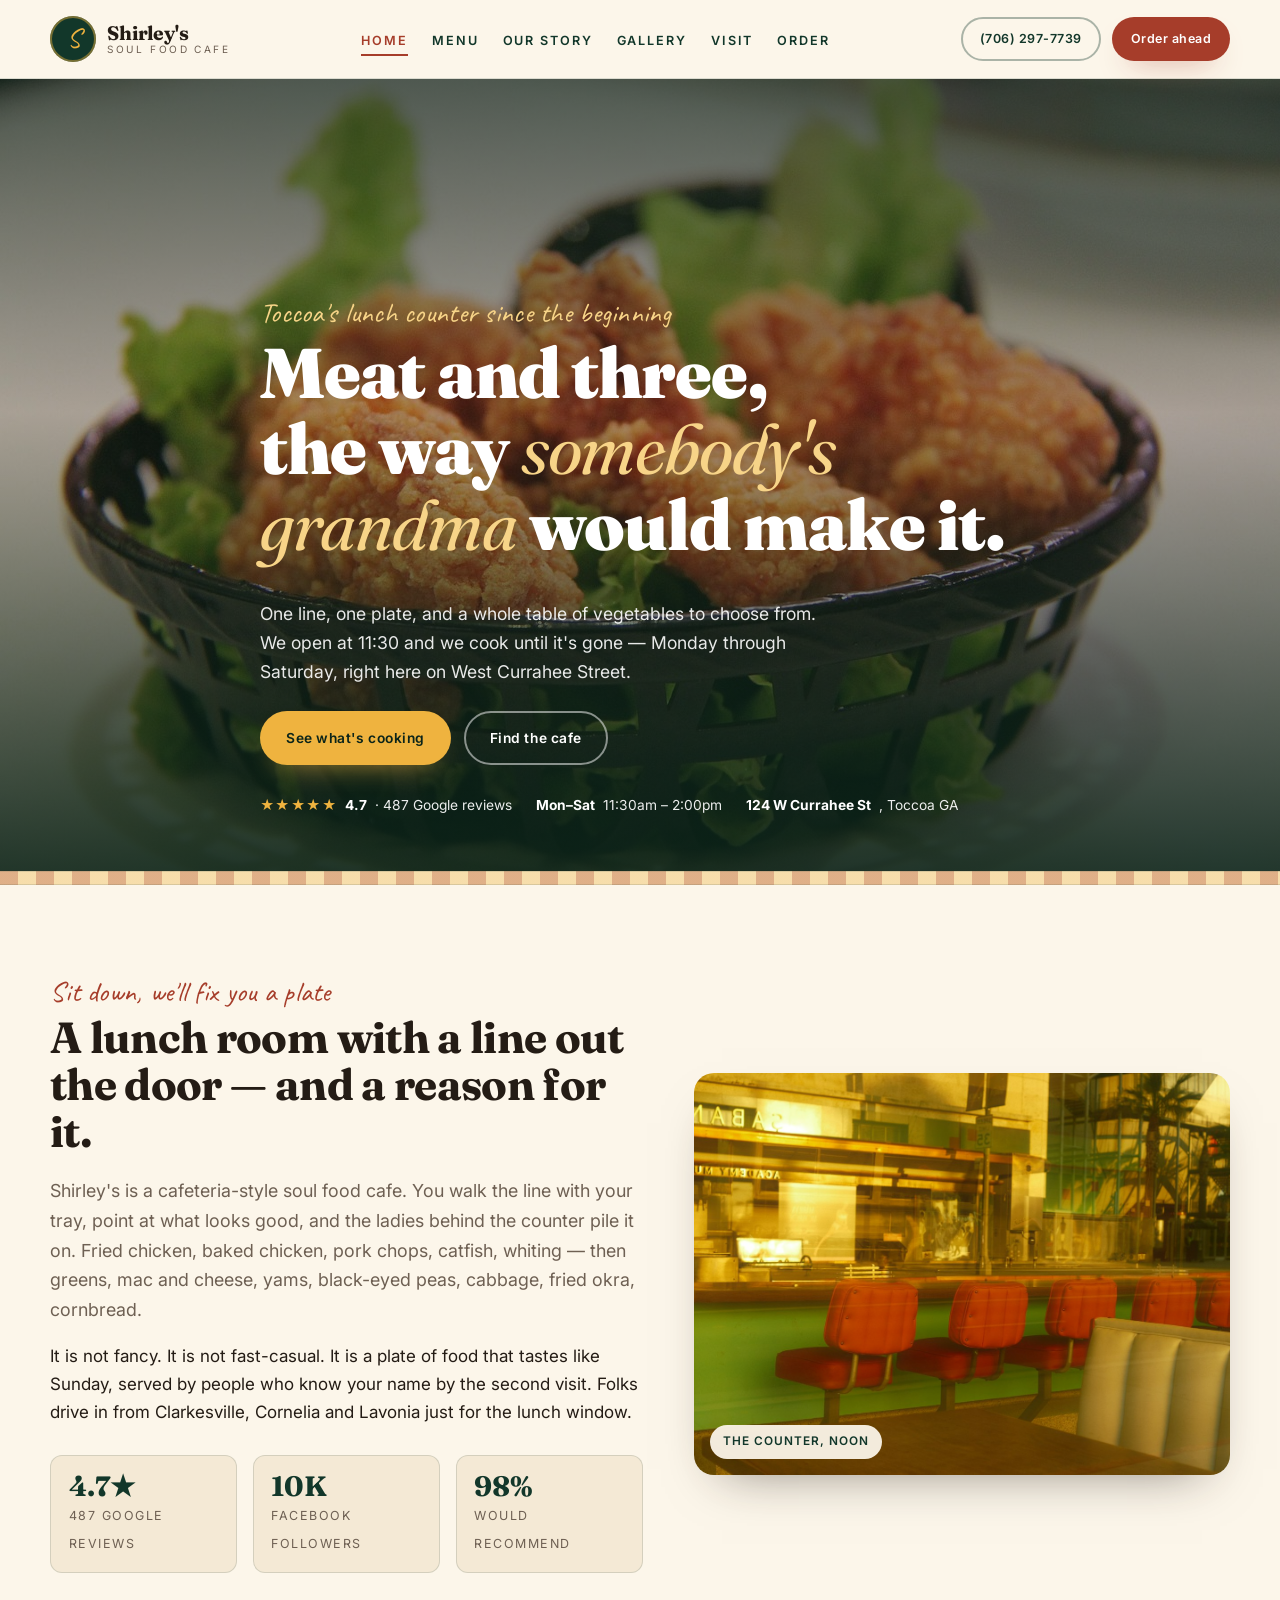
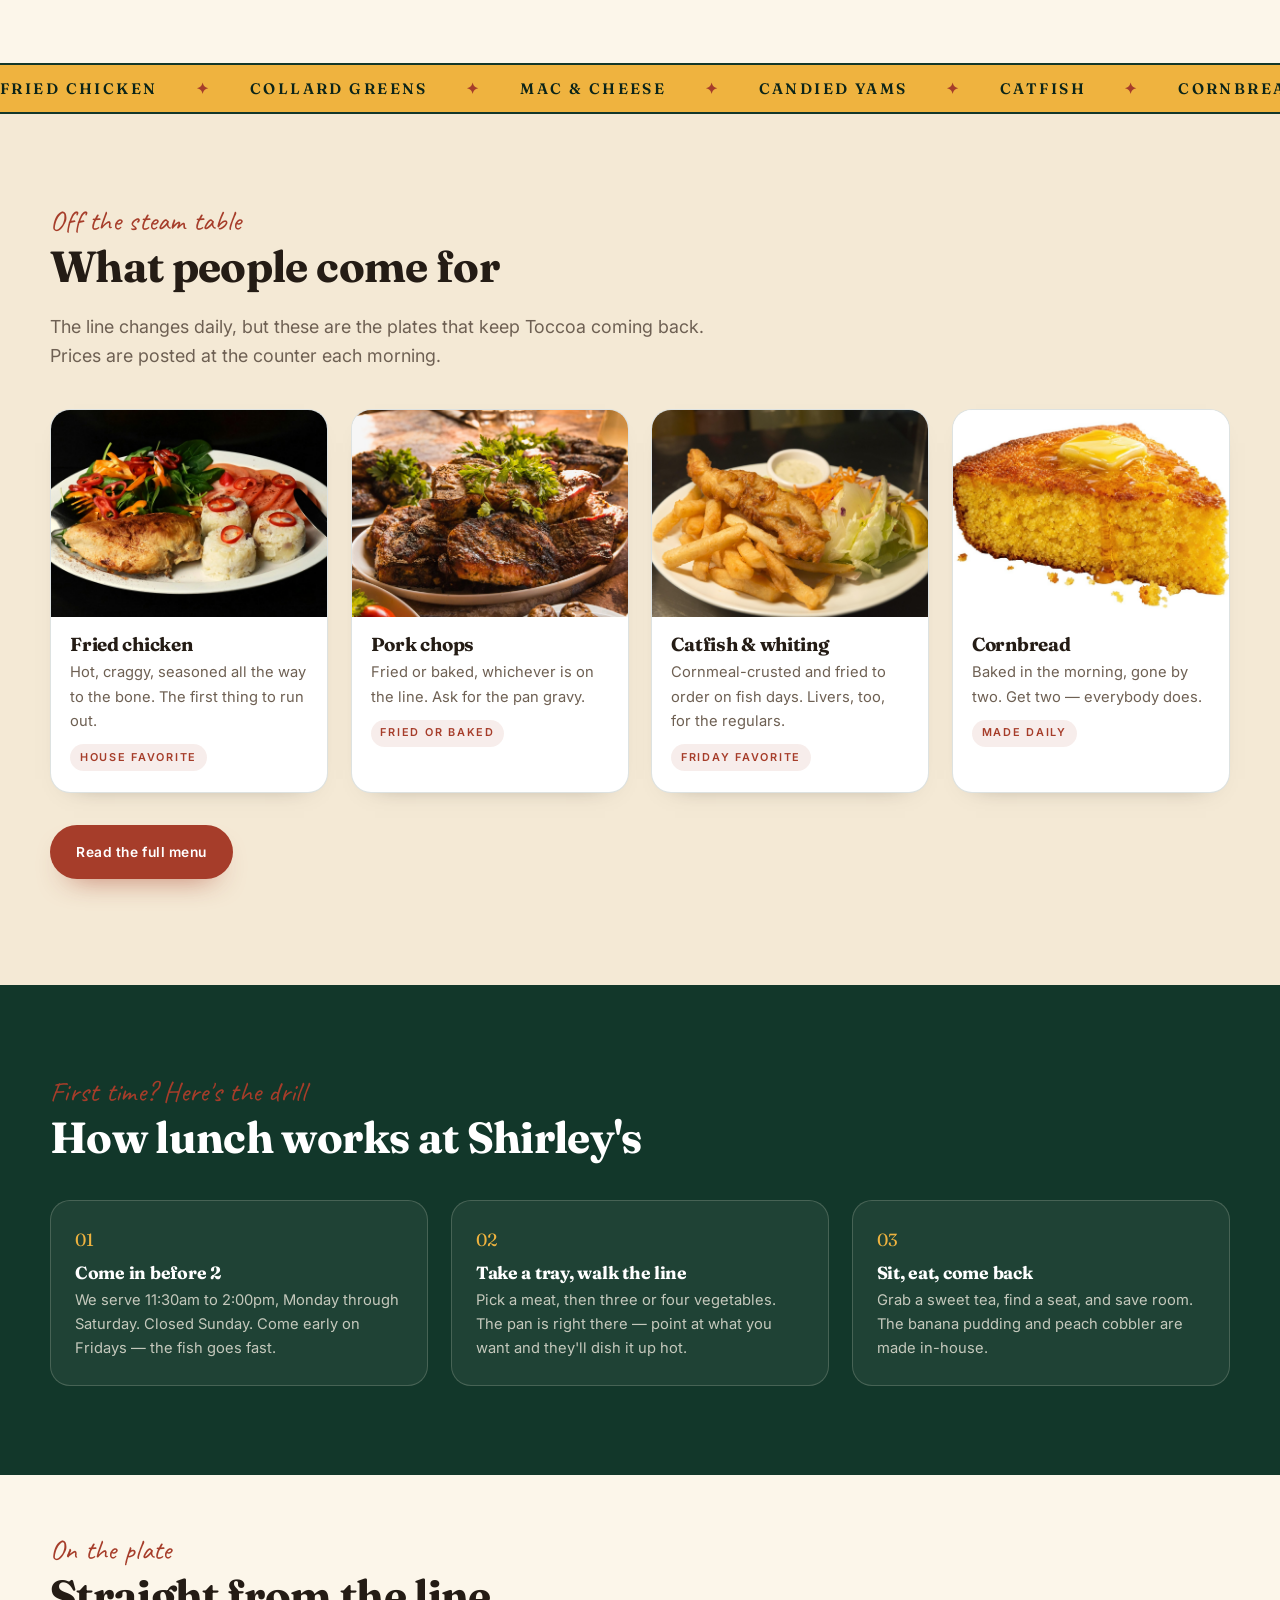
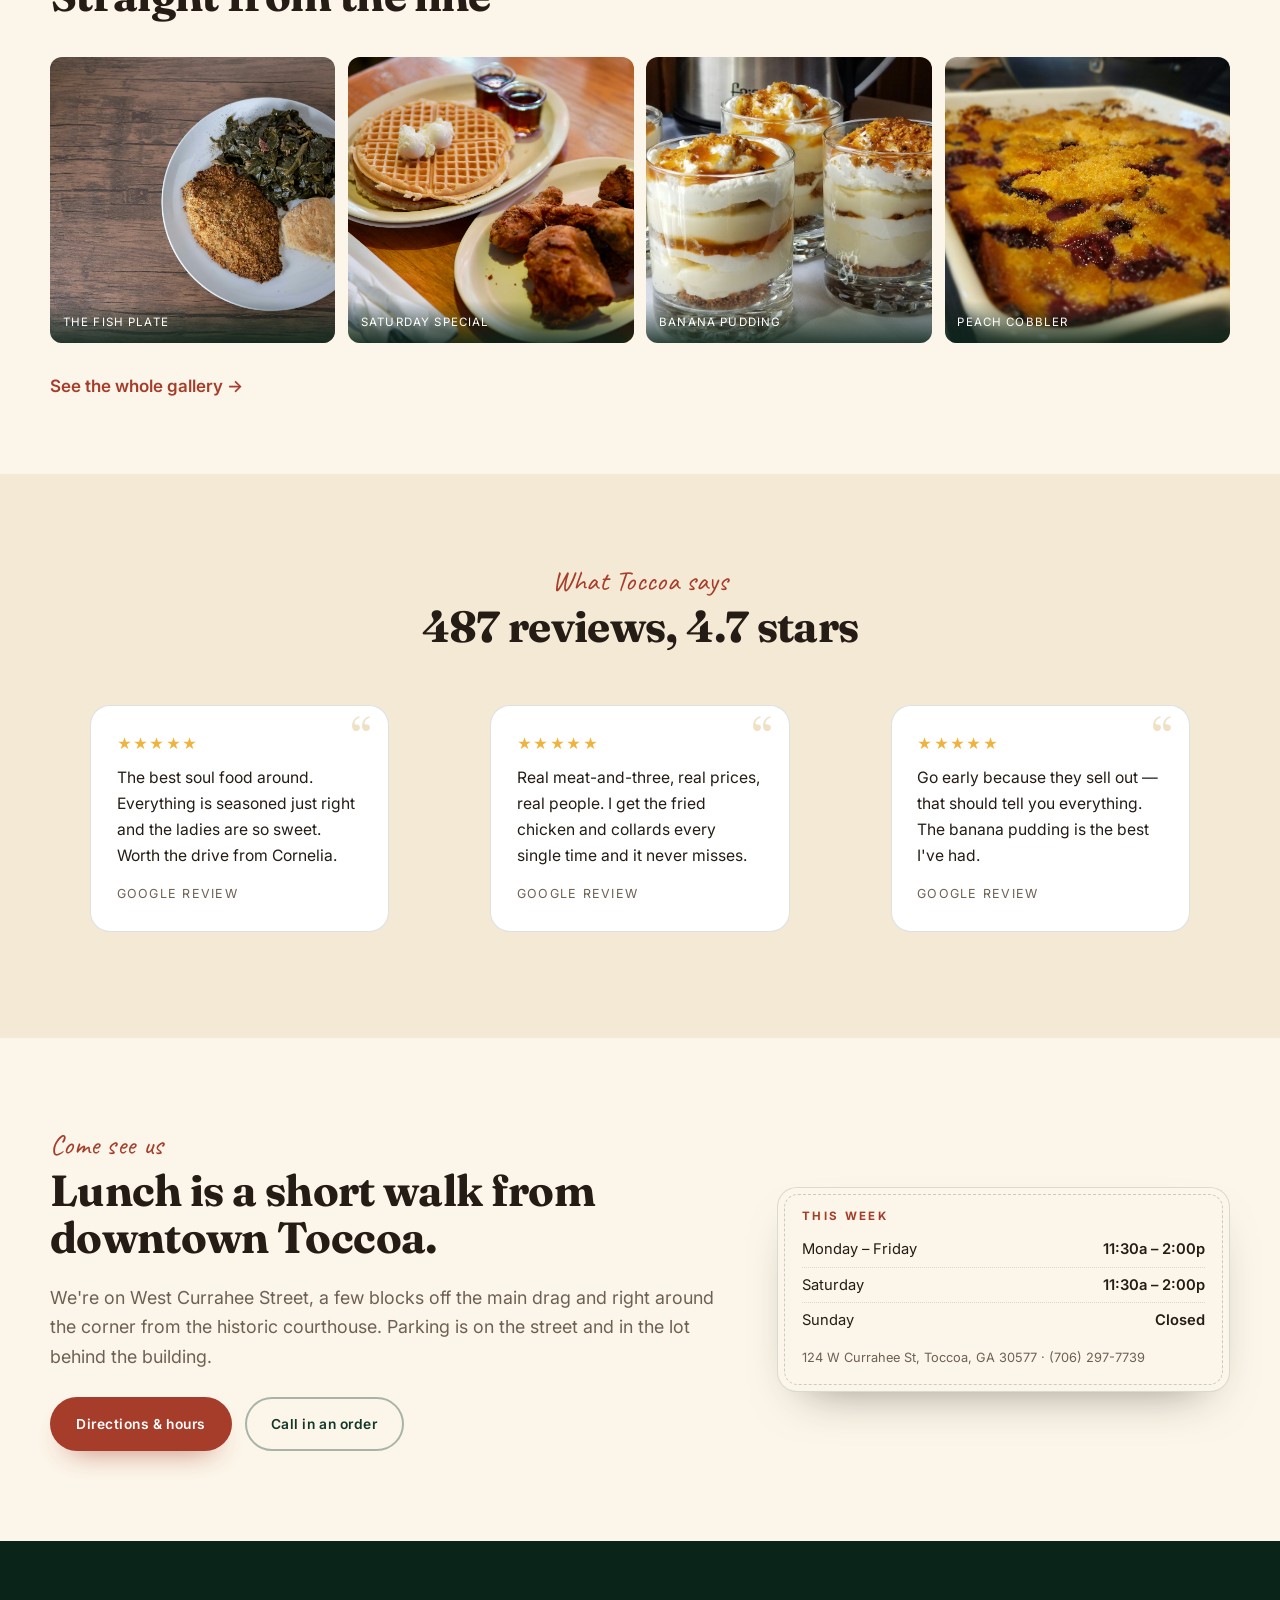
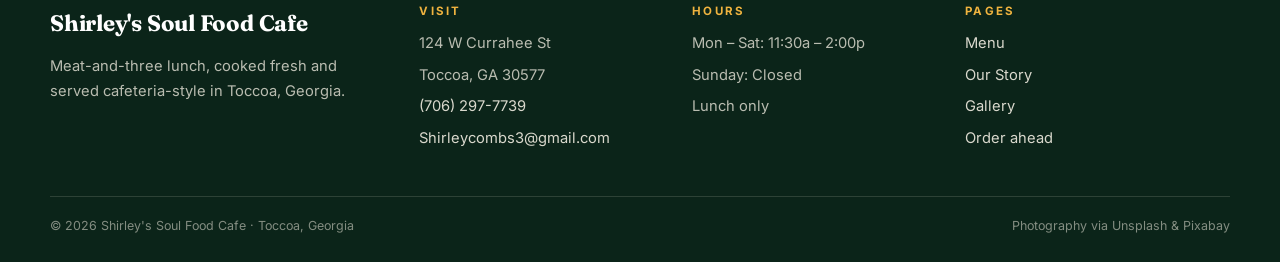
<file: index.html>
<!DOCTYPE html>
<html lang="en">
<head>
<meta charset="utf-8">
<meta name="viewport" content="width=device-width, initial-scale=1">
<title>Shirley's Soul Food Cafe — Meat &amp; Three Lunch in Toccoa, GA</title>
<meta name="description" content="Shirley's Soul Food Cafe on W Currahee St in Toccoa, Georgia. Fried chicken, pork chops, catfish and fresh vegetables, served cafeteria-style Monday through Saturday, 11:30am to 2:00pm.">
<link rel="stylesheet" href="styles.css">
<link rel="stylesheet" href="pages.css">
<link rel="preconnect" href="https://fonts.googleapis.com">
<link rel="preconnect" href="https://fonts.gstatic.com" crossorigin>
</head>
<body>

<header class="site-head" id="head">
  <div class="wrap nav">
    <a class="brand" href="index.html">
      <span class="brand-mark">S</span>
      <span class="brand-txt">
        <span class="brand-name">Shirley's</span>
        <span class="brand-sub">Soul Food Cafe</span>
      </span>
    </a>
    <ul class="nav-links">
      <li><a href="index.html" aria-current="page">Home</a></li>
      <li><a href="menu.html">Menu</a></li>
      <li><a href="story.html">Our Story</a></li>
      <li><a href="gallery.html">Gallery</a></li>
      <li><a href="visit.html">Visit</a></li>
      <li><a href="order.html">Order</a></li>
    </ul>
    <div class="nav-cta">
      <a class="btn btn-ghost btn-sm" href="tel:+17062977739">(706) 297-7739</a>
      <a class="btn btn-primary btn-sm" href="order.html">Order ahead</a>
      <button class="nav-toggle" id="navToggle" aria-label="Open menu" aria-expanded="false">
        <span></span><span></span><span></span>
      </button>
    </div>
  </div>
</header>

<!-- HERO -->
<section class="hero">
  <div class="hero-bg"><img src="images/hero.jpg" alt="A basket of fresh fried chicken"></div>
  <div class="wrap hero-inner">
    <span class="script">Toccoa's lunch counter since the beginning</span>
    <h1>Meat and three, the way <em>somebody's grandma</em> would make it.</h1>
    <p>One line, one plate, and a whole table of vegetables to choose from. We open at 11:30 and we cook until it's gone — Monday through Saturday, right here on West Currahee Street.</p>
    <div class="hero-actions">
      <a class="btn btn-butter" href="menu.html">See what's cooking</a>
      <a class="btn btn-ghost" style="color:#fff;border-color:rgba(255,255,255,.5)" href="visit.html">Find the cafe</a>
    </div>
    <ul class="hero-facts">
      <li><span class="stars">★★★★★</span> <b>4.7</b> · 487 Google reviews</li>
      <li><b>Mon–Sat</b> 11:30am – 2:00pm</li>
      <li><b>124 W Currahee St</b>, Toccoa GA</li>
    </ul>
  </div>
</section>
<div class="gingham"></div>

<!-- INTRO -->
<section class="sec">
  <div class="wrap split">
    <div class="reveal">
      <span class="script">Sit down, we'll fix you a plate</span>
      <h2>A lunch room with a line out the door — and a reason for it.</h2>
      <p class="lede">Shirley's is a cafeteria-style soul food cafe. You walk the line with your tray, point at what looks good, and the ladies behind the counter pile it on. Fried chicken, baked chicken, pork chops, catfish, whiting — then greens, mac and cheese, yams, black-eyed peas, cabbage, fried okra, cornbread.</p>
      <p>It is not fancy. It is not fast-casual. It is a plate of food that tastes like Sunday, served by people who know your name by the second visit. Folks drive in from Clarkesville, Cornelia and Lavonia just for the lunch window.</p>
      <ul class="stats">
        <li><b>4.7★</b><span>487 Google reviews</span></li>
        <li><b>10K</b><span>Facebook followers</span></li>
        <li><b>98%</b><span>Would recommend</span></li>
      </ul>
    </div>
    <div class="frame reveal">
      <img src="images/interior.jpg" alt="The lunch counter and stools inside the cafe">
      <span class="frame-cap">The counter, noon</span>
    </div>
  </div>
</section>

<!-- MARQUEE -->
<div class="marquee" aria-hidden="true">
  <div class="marquee-track">
    <span>Fried chicken</span><span>Collard greens</span><span>Mac &amp; cheese</span><span>Candied yams</span><span>Catfish</span><span>Cornbread</span><span>Banana pudding</span><span>Peach cobbler</span>
    <span>Fried chicken</span><span>Collard greens</span><span>Mac &amp; cheese</span><span>Candied yams</span><span>Catfish</span><span>Cornbread</span><span>Banana pudding</span><span>Peach cobbler</span>
  </div>
</div>

<!-- DISHES -->
<section class="sec band-2">
  <div class="wrap">
    <div class="sec-head reveal">
      <span class="script">Off the steam table</span>
      <h2>What people come for</h2>
      <p class="lede">The line changes daily, but these are the plates that keep Toccoa coming back. Prices are posted at the counter each morning.</p>
    </div>
    <div class="dishes">
      <article class="dish reveal">
        <img src="images/chicken.jpg" alt="Fried chicken with mashed potatoes and vegetables">
        <div class="dish-body">
          <h3>Fried chicken</h3>
          <p>Hot, craggy, seasoned all the way to the bone. The first thing to run out.</p>
          <span class="tag">House favorite</span>
        </div>
      </article>
      <article class="dish reveal">
        <img src="images/porkchops.jpg" alt="A platter of seasoned pork chops">
        <div class="dish-body">
          <h3>Pork chops</h3>
          <p>Fried or baked, whichever is on the line. Ask for the pan gravy.</p>
          <span class="tag">Fried or baked</span>
        </div>
      </article>
      <article class="dish reveal">
        <img src="images/catfish.jpg" alt="Golden fried fish with a side">
        <div class="dish-body">
          <h3>Catfish &amp; whiting</h3>
          <p>Cornmeal-crusted and fried to order on fish days. Livers, too, for the regulars.</p>
          <span class="tag">Friday favorite</span>
        </div>
      </article>
      <article class="dish reveal">
        <img src="images/cornbread.jpg" alt="Warm cornbread with butter and honey">
        <div class="dish-body">
          <h3>Cornbread</h3>
          <p>Baked in the morning, gone by two. Get two — everybody does.</p>
          <span class="tag">Made daily</span>
        </div>
      </article>
    </div>
    <p style="margin-top:2rem"><a class="btn btn-primary" href="menu.html">Read the full menu</a></p>
  </div>
</section>

<!-- HOW LUNCH WORKS -->
<section class="sec band">
  <div class="wrap">
    <div class="sec-head reveal">
      <span class="script">First time? Here's the drill</span>
      <h2>How lunch works at Shirley's</h2>
    </div>
    <ol class="steps">
      <li class="reveal">
        <h3>Come in before 2</h3>
        <p>We serve 11:30am to 2:00pm, Monday through Saturday. Closed Sunday. Come early on Fridays — the fish goes fast.</p>
      </li>
      <li class="reveal">
        <h3>Take a tray, walk the line</h3>
        <p>Pick a meat, then three or four vegetables. The pan is right there — point at what you want and they'll dish it up hot.</p>
      </li>
      <li class="reveal">
        <h3>Sit, eat, come back</h3>
        <p>Grab a sweet tea, find a seat, and save room. The banana pudding and peach cobbler are made in-house.</p>
      </li>
    </ol>
  </div>
</section>

<!-- STRIP -->
<section class="sec-tight">
  <div class="wrap">
    <div class="sec-head reveal">
      <span class="script">On the plate</span>
      <h2>Straight from the line</h2>
    </div>
    <div class="strip">
      <figure class="reveal"><img src="images/plate.jpg" alt="Fried fish plate with collard greens and cornbread"><figcaption>The fish plate</figcaption></figure>
      <figure class="reveal"><img src="images/table.jpg" alt="Chicken and waffles on a diner table"><figcaption>Saturday special</figcaption></figure>
      <figure class="reveal"><img src="images/pudding.jpg" alt="Banana pudding in glass cups"><figcaption>Banana pudding</figcaption></figure>
      <figure class="reveal"><img src="images/cobbler.jpg" alt="Peach cobbler in a baking dish"><figcaption>Peach cobbler</figcaption></figure>
    </div>
    <p style="margin-top:1.8rem"><a class="map-link" href="gallery.html">See the whole gallery →</a></p>
  </div>
</section>

<!-- REVIEWS -->
<section class="sec band-2">
  <div class="wrap">
    <div class="sec-head center reveal">
      <span class="script">What Toccoa says</span>
      <h2>487 reviews, 4.7 stars</h2>
    </div>
    <div class="quotes">
      <blockquote class="quote reveal">
        <span class="stars">★★★★★</span>
        <p>The best soul food around. Everything is seasoned just right and the ladies are so sweet. Worth the drive from Cornelia.</p>
        <footer>Google review</footer>
      </blockquote>
      <blockquote class="quote reveal">
        <span class="stars">★★★★★</span>
        <p>Real meat-and-three, real prices, real people. I get the fried chicken and collards every single time and it never misses.</p>
        <footer>Google review</footer>
      </blockquote>
      <blockquote class="quote reveal">
        <span class="stars">★★★★★</span>
        <p>Go early because they sell out — that should tell you everything. The banana pudding is the best I've had.</p>
        <footer>Google review</footer>
      </blockquote>
    </div>
  </div>
</section>

<!-- VISIT -->
<section class="sec">
  <div class="wrap cta-band">
    <div class="reveal">
      <span class="script">Come see us</span>
      <h2>Lunch is a short walk from downtown Toccoa.</h2>
      <p class="lede">We're on West Currahee Street, a few blocks off the main drag and right around the corner from the historic courthouse. Parking is on the street and in the lot behind the building.</p>
      <div class="hero-actions" style="margin-bottom:0">
        <a class="btn btn-primary" href="visit.html">Directions &amp; hours</a>
        <a class="btn btn-ghost" href="order.html">Call in an order</a>
      </div>
    </div>
    <aside class="ticket reveal">
      <h4>This week</h4>
      <div class="row"><span>Monday – Friday</span><b>11:30a – 2:00p</b></div>
      <div class="row"><span>Saturday</span><b>11:30a – 2:00p</b></div>
      <div class="row"><span>Sunday</span><b>Closed</b></div>
      <p class="ticket-note">124 W Currahee St, Toccoa, GA 30577 · (706) 297-7739</p>
    </aside>
  </div>
</section>

<footer class="site-foot">
  <div class="wrap">
    <div class="foot-grid">
      <div class="foot-brand">
        <span class="brand-name">Shirley's Soul Food Cafe</span>
        <p style="margin-top:.8rem">Meat-and-three lunch, cooked fresh and served cafeteria-style in Toccoa, Georgia.</p>
      </div>
      <div>
        <h4>Visit</h4>
        <ul>
          <li>124 W Currahee St</li>
          <li>Toccoa, GA 30577</li>
          <li><a href="tel:+17062977739">(706) 297-7739</a></li>
          <li><a href="mailto:Shirleycombs3@gmail.com">Shirleycombs3@gmail.com</a></li>
        </ul>
      </div>
      <div>
        <h4>Hours</h4>
        <ul>
          <li>Mon – Sat: 11:30a – 2:00p</li>
          <li>Sunday: Closed</li>
          <li>Lunch only</li>
        </ul>
      </div>
      <div>
        <h4>Pages</h4>
        <ul>
          <li><a href="menu.html">Menu</a></li>
          <li><a href="story.html">Our Story</a></li>
          <li><a href="gallery.html">Gallery</a></li>
          <li><a href="order.html">Order ahead</a></li>
        </ul>
      </div>
    </div>
    <div class="foot-bottom">
      <span>© <span id="year">2026</span> Shirley's Soul Food Cafe · Toccoa, Georgia</span>
      <span>Photography via Unsplash &amp; Pixabay</span>
    </div>
  </div>
</footer>

<script src="script.js"></script>
</body>
</html>
</file>
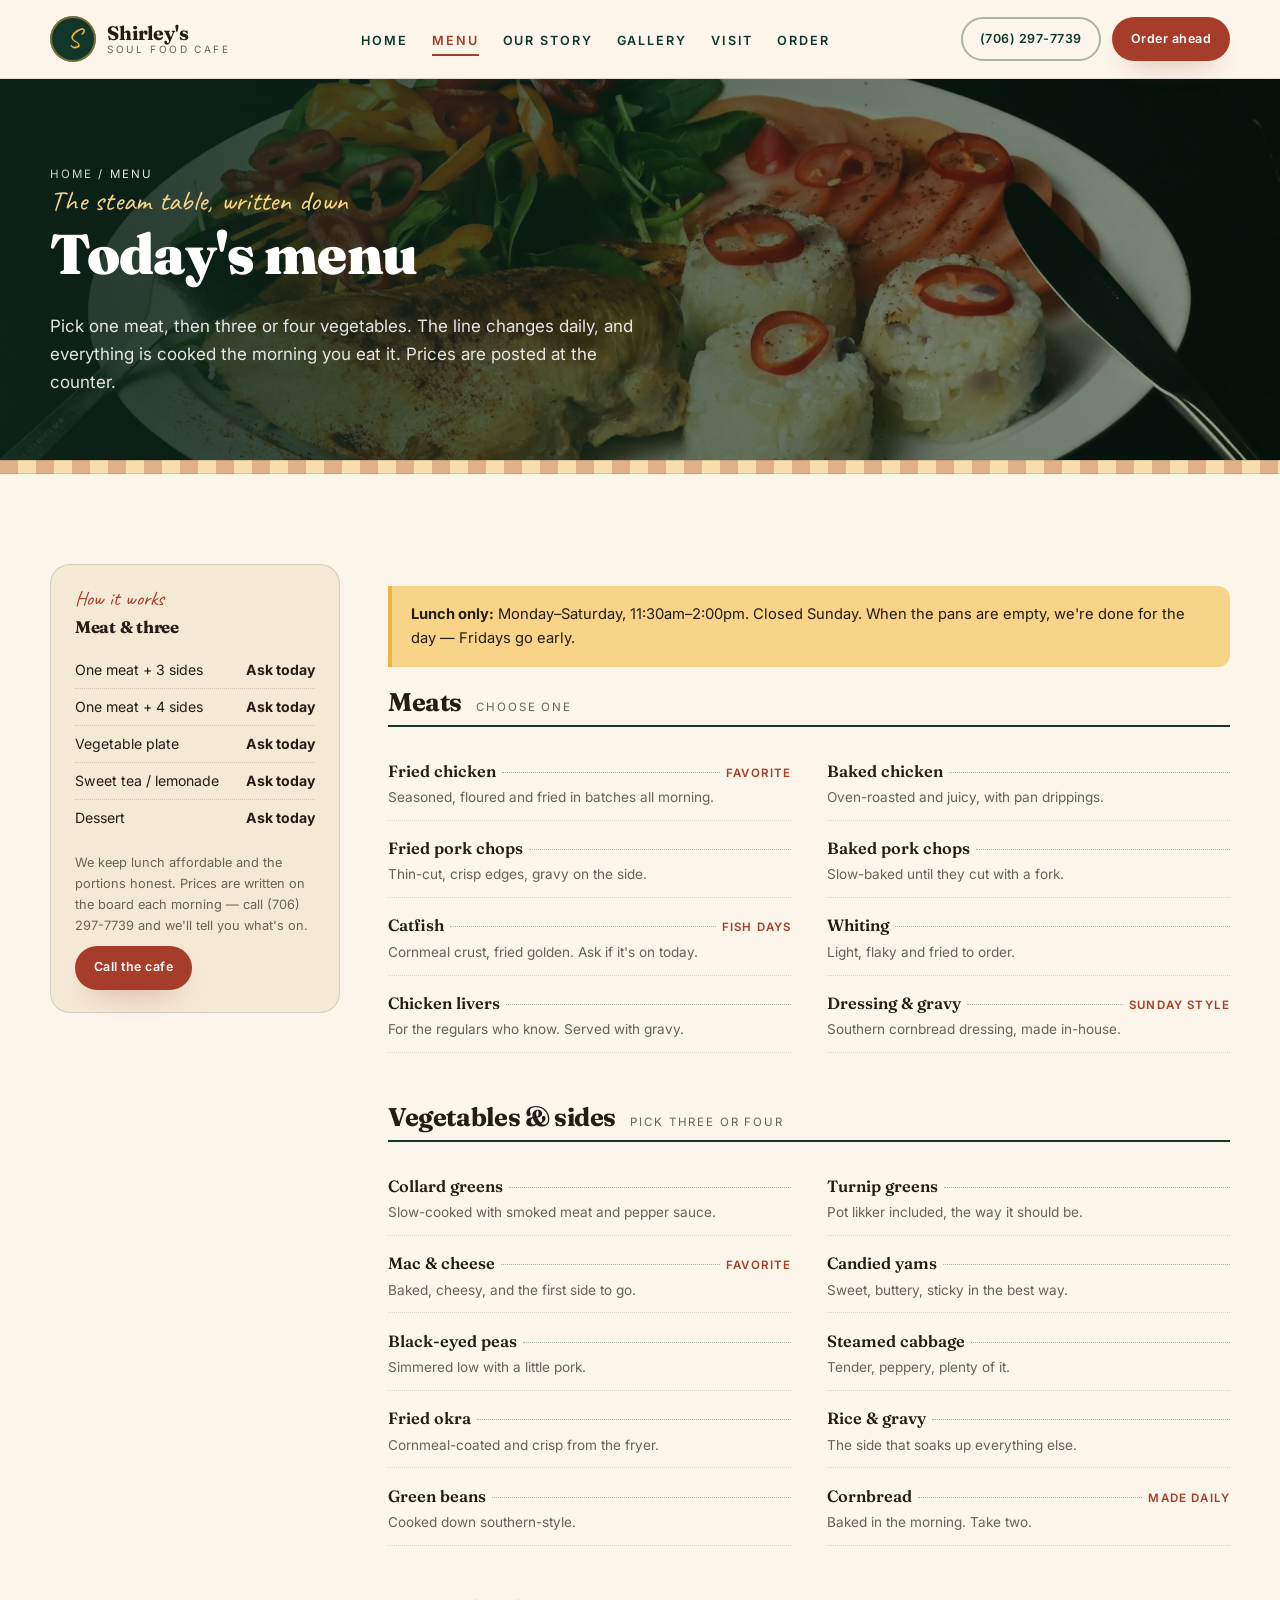
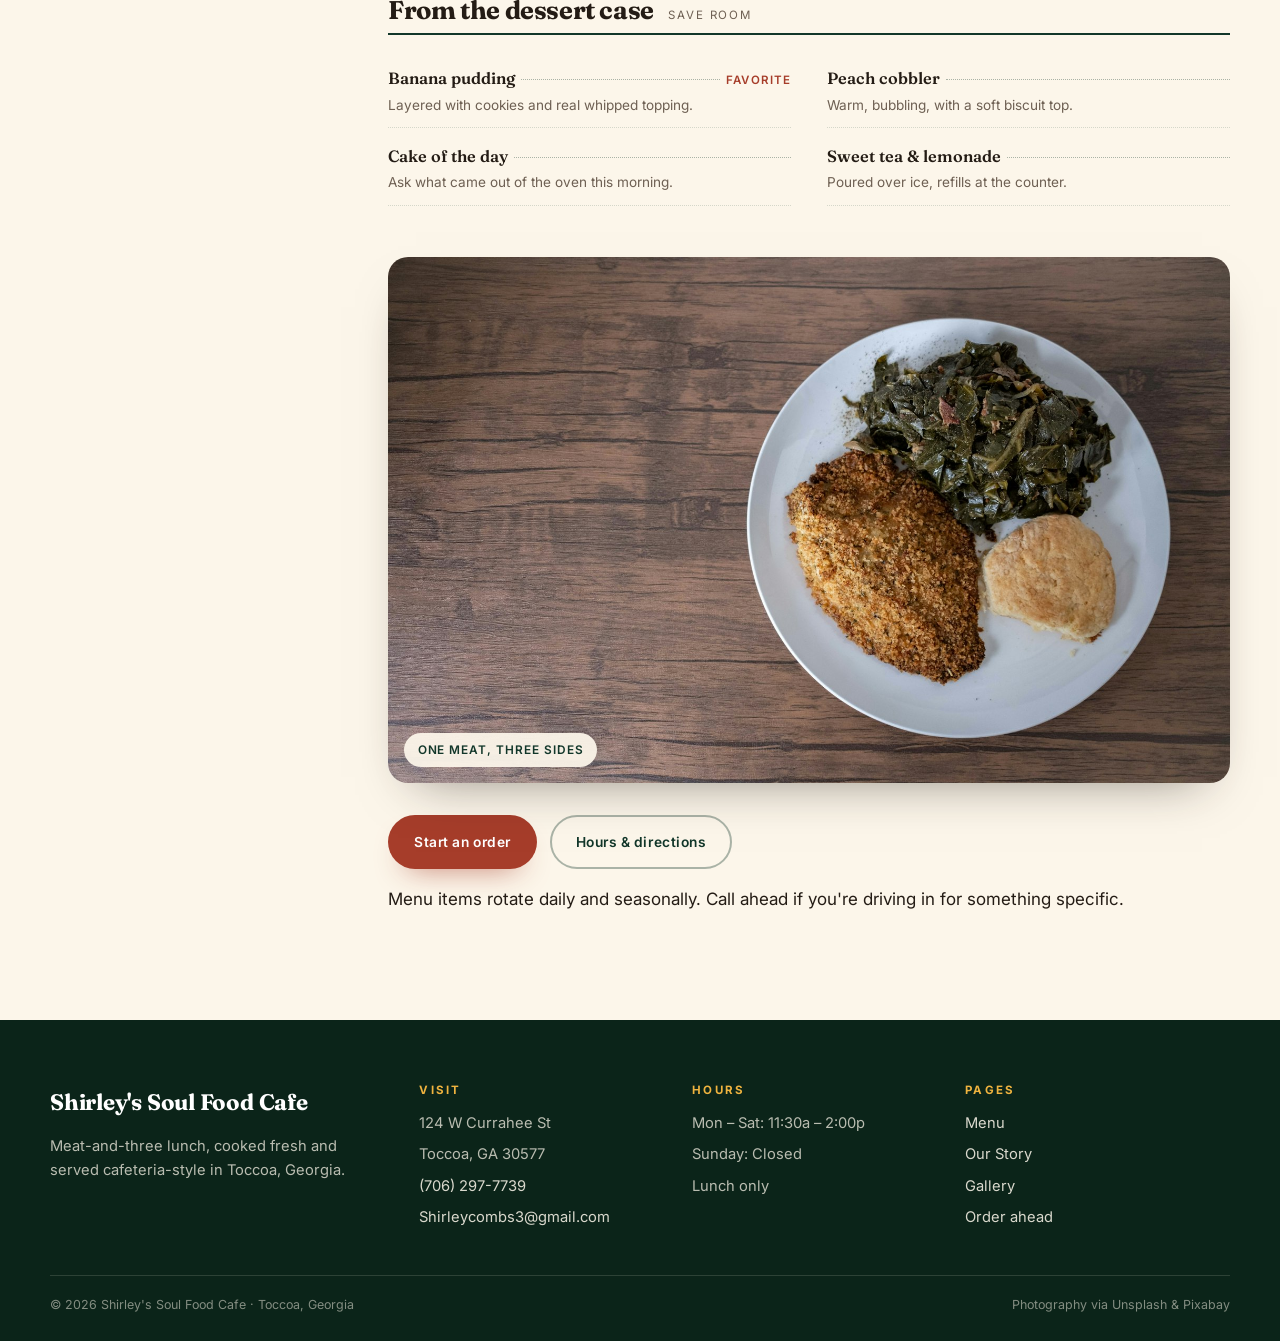
<file: menu.html>
<!DOCTYPE html>
<html lang="en">
<head>
<meta charset="utf-8">
<meta name="viewport" content="width=device-width, initial-scale=1">
<title>Menu — Shirley's Soul Food Cafe, Toccoa GA</title>
<meta name="description" content="The meat-and-three menu at Shirley's Soul Food Cafe: fried and baked chicken, pork chops, catfish, whiting, collard greens, mac and cheese, candied yams, cornbread, banana pudding and peach cobbler.">
<link rel="stylesheet" href="styles.css">
<link rel="stylesheet" href="pages.css">
</head>
<body>

<header class="site-head" id="head">
  <div class="wrap nav">
    <a class="brand" href="index.html">
      <span class="brand-mark">S</span>
      <span class="brand-txt"><span class="brand-name">Shirley's</span><span class="brand-sub">Soul Food Cafe</span></span>
    </a>
    <ul class="nav-links">
      <li><a href="index.html">Home</a></li>
      <li><a href="menu.html" aria-current="page">Menu</a></li>
      <li><a href="story.html">Our Story</a></li>
      <li><a href="gallery.html">Gallery</a></li>
      <li><a href="visit.html">Visit</a></li>
      <li><a href="order.html">Order</a></li>
    </ul>
    <div class="nav-cta">
      <a class="btn btn-ghost btn-sm" href="tel:+17062977739">(706) 297-7739</a>
      <a class="btn btn-primary btn-sm" href="order.html">Order ahead</a>
      <button class="nav-toggle" id="navToggle" aria-label="Open menu" aria-expanded="false"><span></span><span></span><span></span></button>
    </div>
  </div>
</header>

<section class="page-hero">
  <div class="bg"><img src="images/chicken.jpg" alt="Fried chicken plated with sides"></div>
  <div class="wrap">
    <p class="crumb"><a href="index.html">Home</a> / Menu</p>
    <span class="script">The steam table, written down</span>
    <h1>Today's menu</h1>
    <p>Pick one meat, then three or four vegetables. The line changes daily, and everything is cooked the morning you eat it. Prices are posted at the counter.</p>
  </div>
</section>
<div class="gingham"></div>

<section class="sec">
  <div class="wrap menu-layout">
    <aside class="menu-aside reveal">
      <span class="script">How it works</span>
      <h3>Meat &amp; three</h3>
      <ul>
        <li><span>One meat + 3 sides</span><b>Ask today</b></li>
        <li><span>One meat + 4 sides</span><b>Ask today</b></li>
        <li><span>Vegetable plate</span><b>Ask today</b></li>
        <li><span>Sweet tea / lemonade</span><b>Ask today</b></li>
        <li><span>Dessert</span><b>Ask today</b></li>
      </ul>
      <p class="note">We keep lunch affordable and the portions honest. Prices are written on the board each morning — call (706) 297-7739 and we'll tell you what's on.</p>
      <a class="btn btn-primary btn-sm" style="margin-top:.6rem" href="tel:+17062977739">Call the cafe</a>
    </aside>

    <div>
      <div class="menu-note reveal">
        <strong>Lunch only:</strong> Monday–Saturday, 11:30am–2:00pm. Closed Sunday. When the pans are empty, we're done for the day — Fridays go early.
      </div>

      <div class="menu-group reveal">
        <div class="menu-group-head"><h2>Meats</h2><span>Choose one</span></div>
        <ul class="menu-list">
          <li><div class="name">Fried chicken<i></i><span>Favorite</span></div><small>Seasoned, floured and fried in batches all morning.</small></li>
          <li><div class="name">Baked chicken<i></i></div><small>Oven-roasted and juicy, with pan drippings.</small></li>
          <li><div class="name">Fried pork chops<i></i></div><small>Thin-cut, crisp edges, gravy on the side.</small></li>
          <li><div class="name">Baked pork chops<i></i></div><small>Slow-baked until they cut with a fork.</small></li>
          <li><div class="name">Catfish<i></i><span>Fish days</span></div><small>Cornmeal crust, fried golden. Ask if it's on today.</small></li>
          <li><div class="name">Whiting<i></i></div><small>Light, flaky and fried to order.</small></li>
          <li><div class="name">Chicken livers<i></i></div><small>For the regulars who know. Served with gravy.</small></li>
          <li><div class="name">Dressing &amp; gravy<i></i><span>Sunday style</span></div><small>Southern cornbread dressing, made in-house.</small></li>
        </ul>
      </div>

      <div class="menu-group reveal">
        <div class="menu-group-head"><h2>Vegetables &amp; sides</h2><span>Pick three or four</span></div>
        <ul class="menu-list">
          <li><div class="name">Collard greens<i></i></div><small>Slow-cooked with smoked meat and pepper sauce.</small></li>
          <li><div class="name">Turnip greens<i></i></div><small>Pot likker included, the way it should be.</small></li>
          <li><div class="name">Mac &amp; cheese<i></i><span>Favorite</span></div><small>Baked, cheesy, and the first side to go.</small></li>
          <li><div class="name">Candied yams<i></i></div><small>Sweet, buttery, sticky in the best way.</small></li>
          <li><div class="name">Black-eyed peas<i></i></div><small>Simmered low with a little pork.</small></li>
          <li><div class="name">Steamed cabbage<i></i></div><small>Tender, peppery, plenty of it.</small></li>
          <li><div class="name">Fried okra<i></i></div><small>Cornmeal-coated and crisp from the fryer.</small></li>
          <li><div class="name">Rice &amp; gravy<i></i></div><small>The side that soaks up everything else.</small></li>
          <li><div class="name">Green beans<i></i></div><small>Cooked down southern-style.</small></li>
          <li><div class="name">Cornbread<i></i><span>Made daily</span></div><small>Baked in the morning. Take two.</small></li>
        </ul>
      </div>

      <div class="menu-group reveal">
        <div class="menu-group-head"><h2>From the dessert case</h2><span>Save room</span></div>
        <ul class="menu-list">
          <li><div class="name">Banana pudding<i></i><span>Favorite</span></div><small>Layered with cookies and real whipped topping.</small></li>
          <li><div class="name">Peach cobbler<i></i></div><small>Warm, bubbling, with a soft biscuit top.</small></li>
          <li><div class="name">Cake of the day<i></i></div><small>Ask what came out of the oven this morning.</small></li>
          <li><div class="name">Sweet tea &amp; lemonade<i></i></div><small>Poured over ice, refills at the counter.</small></li>
        </ul>
      </div>

      <div class="frame wide reveal" style="margin-top:1rem">
        <img src="images/plate.jpg" alt="Fish plate with collard greens and cornbread">
        <span class="frame-cap">One meat, three sides</span>
      </div>

      <div style="display:flex;flex-wrap:wrap;gap:.8rem;margin-top:2rem">
        <a class="btn btn-primary" href="order.html">Start an order</a>
        <a class="btn btn-ghost" href="visit.html">Hours &amp; directions</a>
      </div>
      <p class="hint" style="margin-top:1rem">Menu items rotate daily and seasonally. Call ahead if you're driving in for something specific.</p>
    </div>
  </div>
</section>

<footer class="site-foot">
  <div class="wrap">
    <div class="foot-grid">
      <div class="foot-brand">
        <span class="brand-name">Shirley's Soul Food Cafe</span>
        <p style="margin-top:.8rem">Meat-and-three lunch, cooked fresh and served cafeteria-style in Toccoa, Georgia.</p>
      </div>
      <div>
        <h4>Visit</h4>
        <ul>
          <li>124 W Currahee St</li>
          <li>Toccoa, GA 30577</li>
          <li><a href="tel:+17062977739">(706) 297-7739</a></li>
          <li><a href="mailto:Shirleycombs3@gmail.com">Shirleycombs3@gmail.com</a></li>
        </ul>
      </div>
      <div>
        <h4>Hours</h4>
        <ul>
          <li>Mon – Sat: 11:30a – 2:00p</li>
          <li>Sunday: Closed</li>
          <li>Lunch only</li>
        </ul>
      </div>
      <div>
        <h4>Pages</h4>
        <ul>
          <li><a href="menu.html">Menu</a></li>
          <li><a href="story.html">Our Story</a></li>
          <li><a href="gallery.html">Gallery</a></li>
          <li><a href="order.html">Order ahead</a></li>
        </ul>
      </div>
    </div>
    <div class="foot-bottom">
      <span>© <span id="year">2026</span> Shirley's Soul Food Cafe · Toccoa, Georgia</span>
      <span>Photography via Unsplash &amp; Pixabay</span>
    </div>
  </div>
</footer>

<script src="script.js"></script>
</body>
</html>
</file>
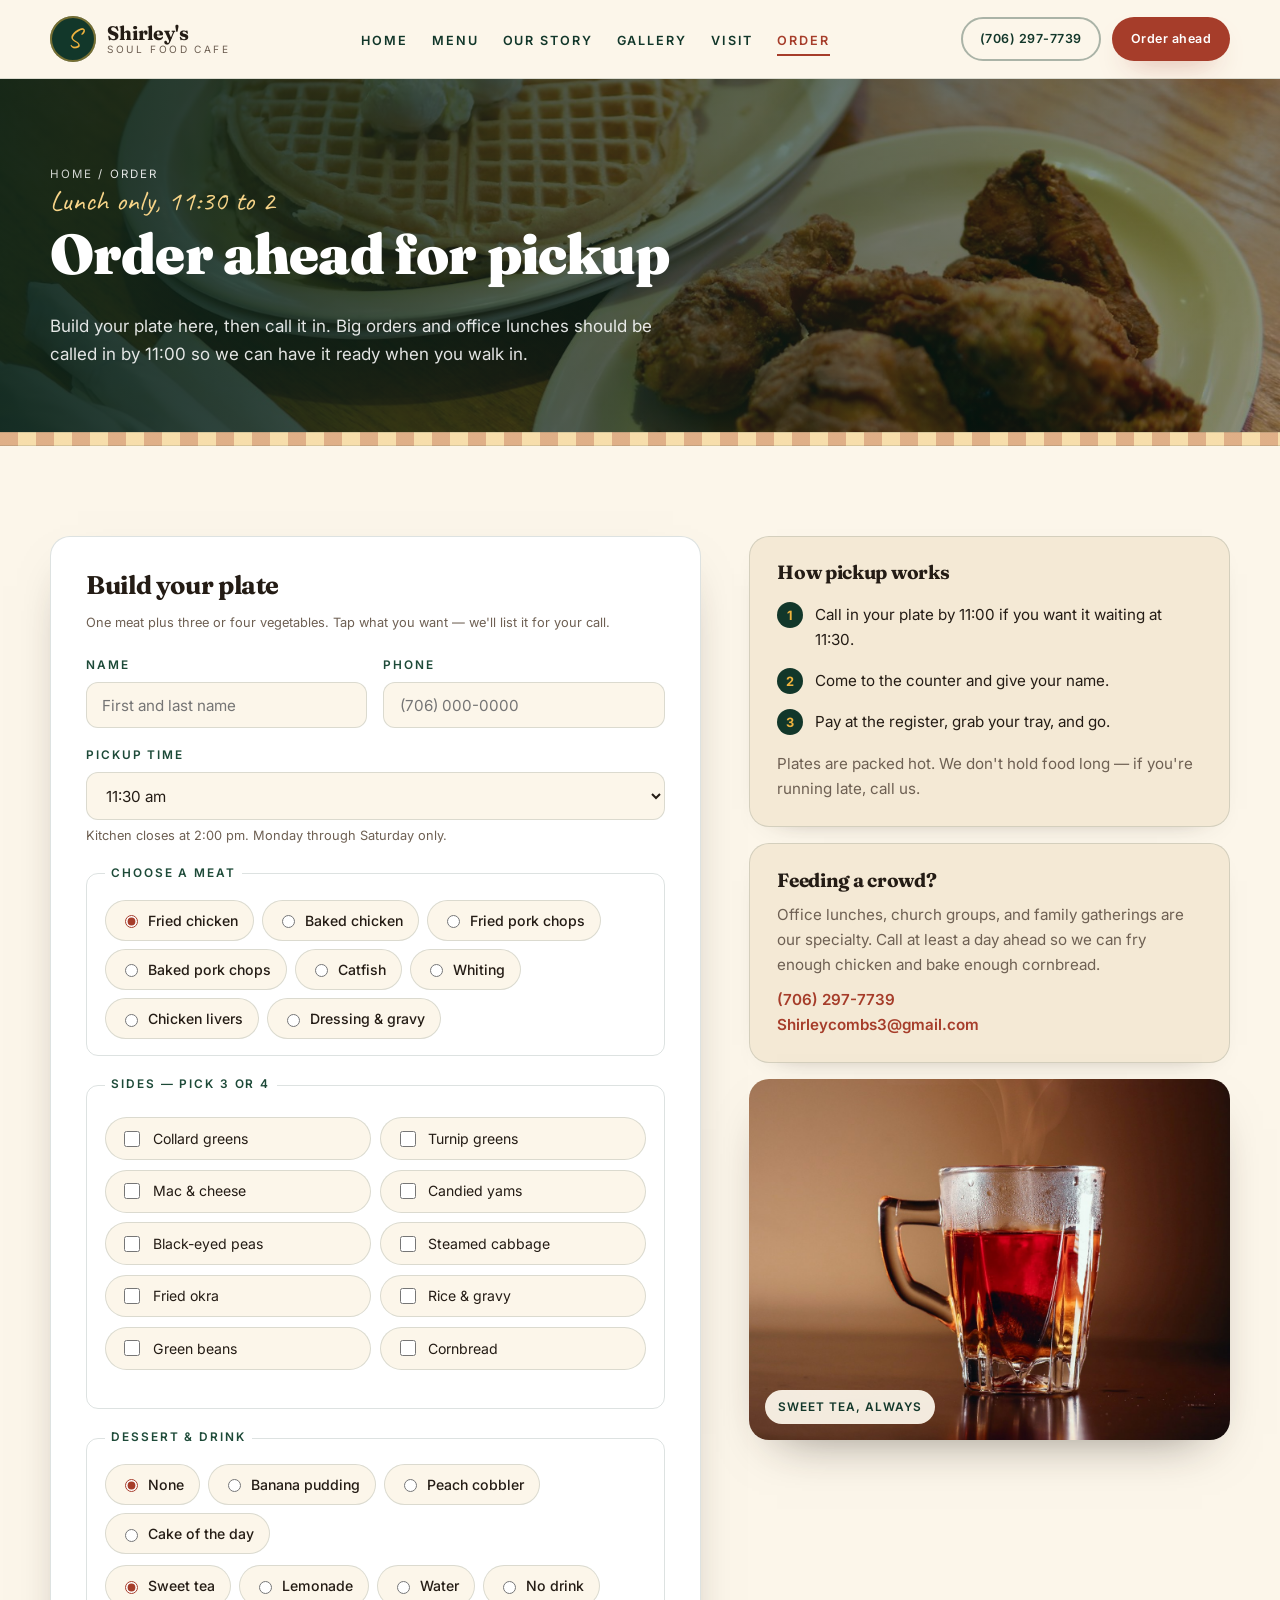
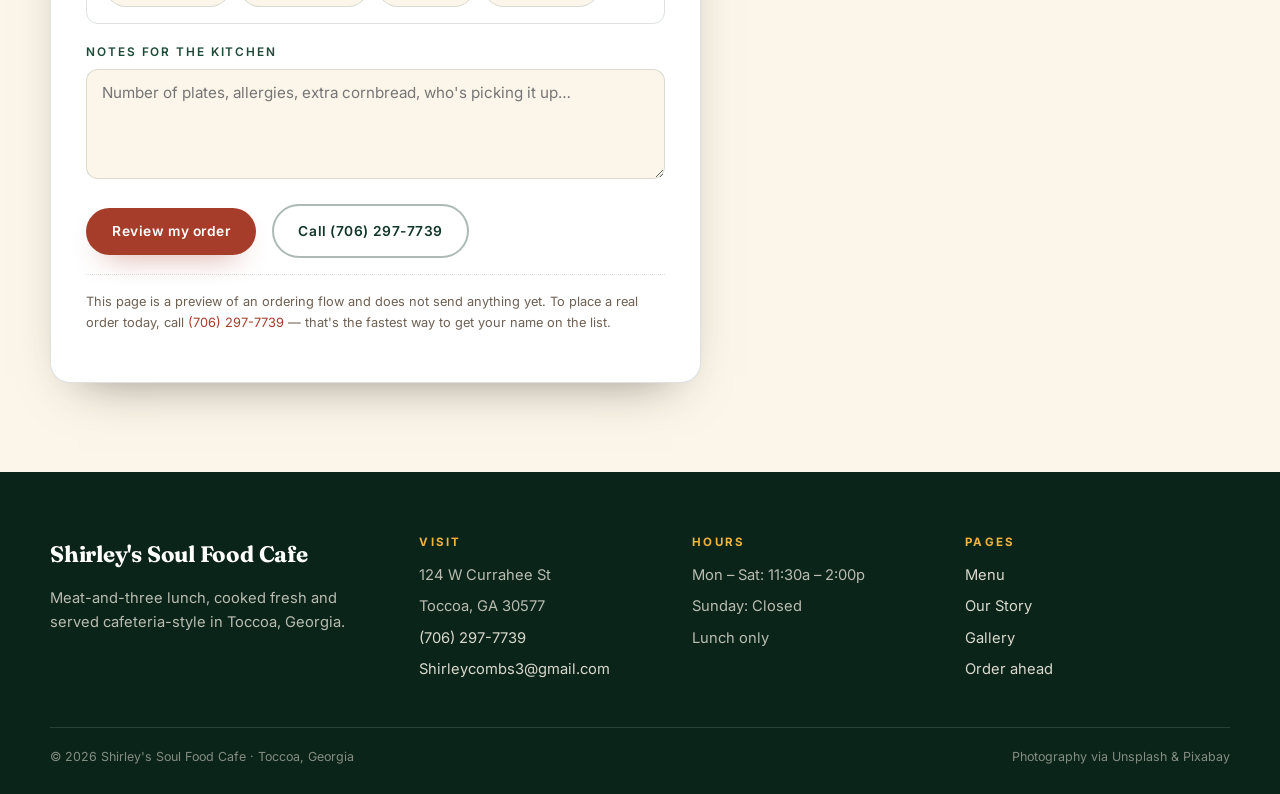
<file: order.html>
<!DOCTYPE html>
<html lang="en">
<head>
<meta charset="utf-8">
<meta name="viewport" content="width=device-width, initial-scale=1">
<title>Order Ahead — Shirley's Soul Food Cafe</title>
<meta name="description" content="Build a lunch order for pickup at Shirley's Soul Food Cafe in Toccoa, Georgia. Call (706) 297-7739 to place it.">
<link rel="stylesheet" href="styles.css">
<link rel="stylesheet" href="pages.css">
<link rel="stylesheet" href="forms.css">
</head>
<body>

<header class="site-head" id="head">
  <div class="wrap nav">
    <a class="brand" href="index.html">
      <span class="brand-mark">S</span>
      <span class="brand-txt"><span class="brand-name">Shirley's</span><span class="brand-sub">Soul Food Cafe</span></span>
    </a>
    <ul class="nav-links">
      <li><a href="index.html">Home</a></li>
      <li><a href="menu.html">Menu</a></li>
      <li><a href="story.html">Our Story</a></li>
      <li><a href="gallery.html">Gallery</a></li>
      <li><a href="visit.html">Visit</a></li>
      <li><a href="order.html" aria-current="page">Order</a></li>
    </ul>
    <div class="nav-cta">
      <a class="btn btn-ghost btn-sm" href="tel:+17062977739">(706) 297-7739</a>
      <a class="btn btn-primary btn-sm" href="order.html">Order ahead</a>
      <button class="nav-toggle" id="navToggle" aria-label="Open menu" aria-expanded="false"><span></span><span></span><span></span></button>
    </div>
  </div>
</header>

<section class="page-hero">
  <div class="bg"><img src="images/table.jpg" alt="Plates on a diner table"></div>
  <div class="wrap">
    <p class="crumb"><a href="index.html">Home</a> / Order</p>
    <span class="script">Lunch only, 11:30 to 2</span>
    <h1>Order ahead for pickup</h1>
    <p>Build your plate here, then call it in. Big orders and office lunches should be called in by 11:00 so we can have it ready when you walk in.</p>
  </div>
</section>
<div class="gingham"></div>

<section class="sec">
  <div class="wrap order-layout">
    <div class="order-card reveal">
      <h2 style="font-size:1.6rem">Build your plate</h2>
      <p class="hint" style="margin-bottom:1.4rem">One meat plus three or four vegetables. Tap what you want — we'll list it for your call.</p>

      <form id="orderForm" novalidate>
        <div class="field-row">
          <div class="field">
            <label for="name">Name</label>
            <input id="name" name="name" type="text" placeholder="First and last name" required>
          </div>
          <div class="field">
            <label for="phone">Phone</label>
            <input id="phone" name="phone" type="tel" placeholder="(706) 000-0000" required>
          </div>
        </div>

        <div class="field">
          <label for="pickup">Pickup time</label>
          <select id="pickup" name="pickup">
            <option>11:30 am</option>
            <option>11:45 am</option>
            <option>12:00 pm</option>
            <option>12:15 pm</option>
            <option>12:30 pm</option>
            <option>12:45 pm</option>
            <option>1:00 pm</option>
            <option>1:15 pm</option>
            <option>1:30 pm</option>
            <option>1:45 pm</option>
          </select>
          <p class="hint">Kitchen closes at 2:00 pm. Monday through Saturday only.</p>
        </div>

        <fieldset>
          <legend>Choose a meat</legend>
          <div class="radio-row">
            <label><input type="radio" name="meat" value="Fried chicken" checked> Fried chicken</label>
            <label><input type="radio" name="meat" value="Baked chicken"> Baked chicken</label>
            <label><input type="radio" name="meat" value="Fried pork chops"> Fried pork chops</label>
            <label><input type="radio" name="meat" value="Baked pork chops"> Baked pork chops</label>
            <label><input type="radio" name="meat" value="Catfish"> Catfish</label>
            <label><input type="radio" name="meat" value="Whiting"> Whiting</label>
            <label><input type="radio" name="meat" value="Chicken livers"> Chicken livers</label>
            <label><input type="radio" name="meat" value="Dressing &amp; gravy"> Dressing &amp; gravy</label>
          </div>
        </fieldset>

        <fieldset>
          <legend>Sides — pick 3 or 4</legend>
          <div class="pick-grid" id="sidePick">
            <label class="pick"><input type="checkbox" name="side" value="Collard greens"> Collard greens</label>
            <label class="pick"><input type="checkbox" name="side" value="Turnip greens"> Turnip greens</label>
            <label class="pick"><input type="checkbox" name="side" value="Mac &amp; cheese"> Mac &amp; cheese</label>
            <label class="pick"><input type="checkbox" name="side" value="Candied yams"> Candied yams</label>
            <label class="pick"><input type="checkbox" name="side" value="Black-eyed peas"> Black-eyed peas</label>
            <label class="pick"><input type="checkbox" name="side" value="Steamed cabbage"> Steamed cabbage</label>
            <label class="pick"><input type="checkbox" name="side" value="Fried okra"> Fried okra</label>
            <label class="pick"><input type="checkbox" name="side" value="Rice &amp; gravy"> Rice &amp; gravy</label>
            <label class="pick"><input type="checkbox" name="side" value="Green beans"> Green beans</label>
            <label class="pick"><input type="checkbox" name="side" value="Cornbread"> Cornbread</label>
          </div>
        </fieldset>

        <fieldset>
          <legend>Dessert &amp; drink</legend>
          <div class="radio-row">
            <label><input type="radio" name="dessert" value="None" checked> None</label>
            <label><input type="radio" name="dessert" value="Banana pudding"> Banana pudding</label>
            <label><input type="radio" name="dessert" value="Peach cobbler"> Peach cobbler</label>
            <label><input type="radio" name="dessert" value="Cake of the day"> Cake of the day</label>
          </div>
          <div class="radio-row" style="margin-top:.7rem">
            <label><input type="radio" name="drink" value="Sweet tea" checked> Sweet tea</label>
            <label><input type="radio" name="drink" value="Lemonade"> Lemonade</label>
            <label><input type="radio" name="drink" value="Water"> Water</label>
            <label><input type="radio" name="drink" value="No drink"> No drink</label>
          </div>
        </fieldset>

        <div class="field">
          <label for="notes">Notes for the kitchen</label>
          <textarea id="notes" name="notes" placeholder="Number of plates, allergies, extra cornbread, who's picking it up…"></textarea>
        </div>

        <div class="form-actions">
          <button class="btn btn-primary" type="submit">Review my order</button>
          <a class="btn btn-ghost" href="tel:+17062977739">Call (706) 297-7739</a>
        </div>

        <div class="notice" id="notice" role="status" aria-live="polite"></div>

        <p class="form-note">This page is a preview of an ordering flow and does not send anything yet. To place a real order today, call <a href="tel:+17062977739">(706) 297-7739</a> — that's the fastest way to get your name on the list.</p>
      </form>
    </div>

    <aside class="order-side">
      <div class="info-card reveal">
        <h3>How pickup works</h3>
        <ol class="dir-list">
          <li>Call in your plate by 11:00 if you want it waiting at 11:30.</li>
          <li>Come to the counter and give your name.</li>
          <li>Pay at the register, grab your tray, and go.</li>
        </ol>
        <p class="hint">Plates are packed hot. We don't hold food long — if you're running late, call us.</p>
      </div>
      <div class="info-card reveal">
        <h3>Feeding a crowd?</h3>
        <p>Office lunches, church groups, and family gatherings are our specialty. Call at least a day ahead so we can fry enough chicken and bake enough cornbread.</p>
        <p><a href="tel:+17062977739">(706) 297-7739</a><br><a href="mailto:Shirleycombs3@gmail.com">Shirleycombs3@gmail.com</a></p>
      </div>
      <div class="frame reveal"><img src="images/tea.jpg" alt="A glass of sweet tea"><span class="frame-cap">Sweet tea, always</span></div>
    </aside>
  </div>
</section>

<footer class="site-foot">
  <div class="wrap">
    <div class="foot-grid">
      <div class="foot-brand">
        <span class="brand-name">Shirley's Soul Food Cafe</span>
        <p style="margin-top:.8rem">Meat-and-three lunch, cooked fresh and served cafeteria-style in Toccoa, Georgia.</p>
      </div>
      <div>
        <h4>Visit</h4>
        <ul>
          <li>124 W Currahee St</li>
          <li>Toccoa, GA 30577</li>
          <li><a href="tel:+17062977739">(706) 297-7739</a></li>
          <li><a href="mailto:Shirleycombs3@gmail.com">Shirleycombs3@gmail.com</a></li>
        </ul>
      </div>
      <div>
        <h4>Hours</h4>
        <ul>
          <li>Mon – Sat: 11:30a – 2:00p</li>
          <li>Sunday: Closed</li>
          <li>Lunch only</li>
        </ul>
      </div>
      <div>
        <h4>Pages</h4>
        <ul>
          <li><a href="menu.html">Menu</a></li>
          <li><a href="story.html">Our Story</a></li>
          <li><a href="gallery.html">Gallery</a></li>
          <li><a href="order.html">Order ahead</a></li>
        </ul>
      </div>
    </div>
    <div class="foot-bottom">
      <span>© <span id="year">2026</span> Shirley's Soul Food Cafe · Toccoa, Georgia</span>
      <span>Photography via Unsplash &amp; Pixabay</span>
    </div>
  </div>
</footer>

<script src="script.js"></script>
<script src="order.js"></script>
</body>
</html>
</file>
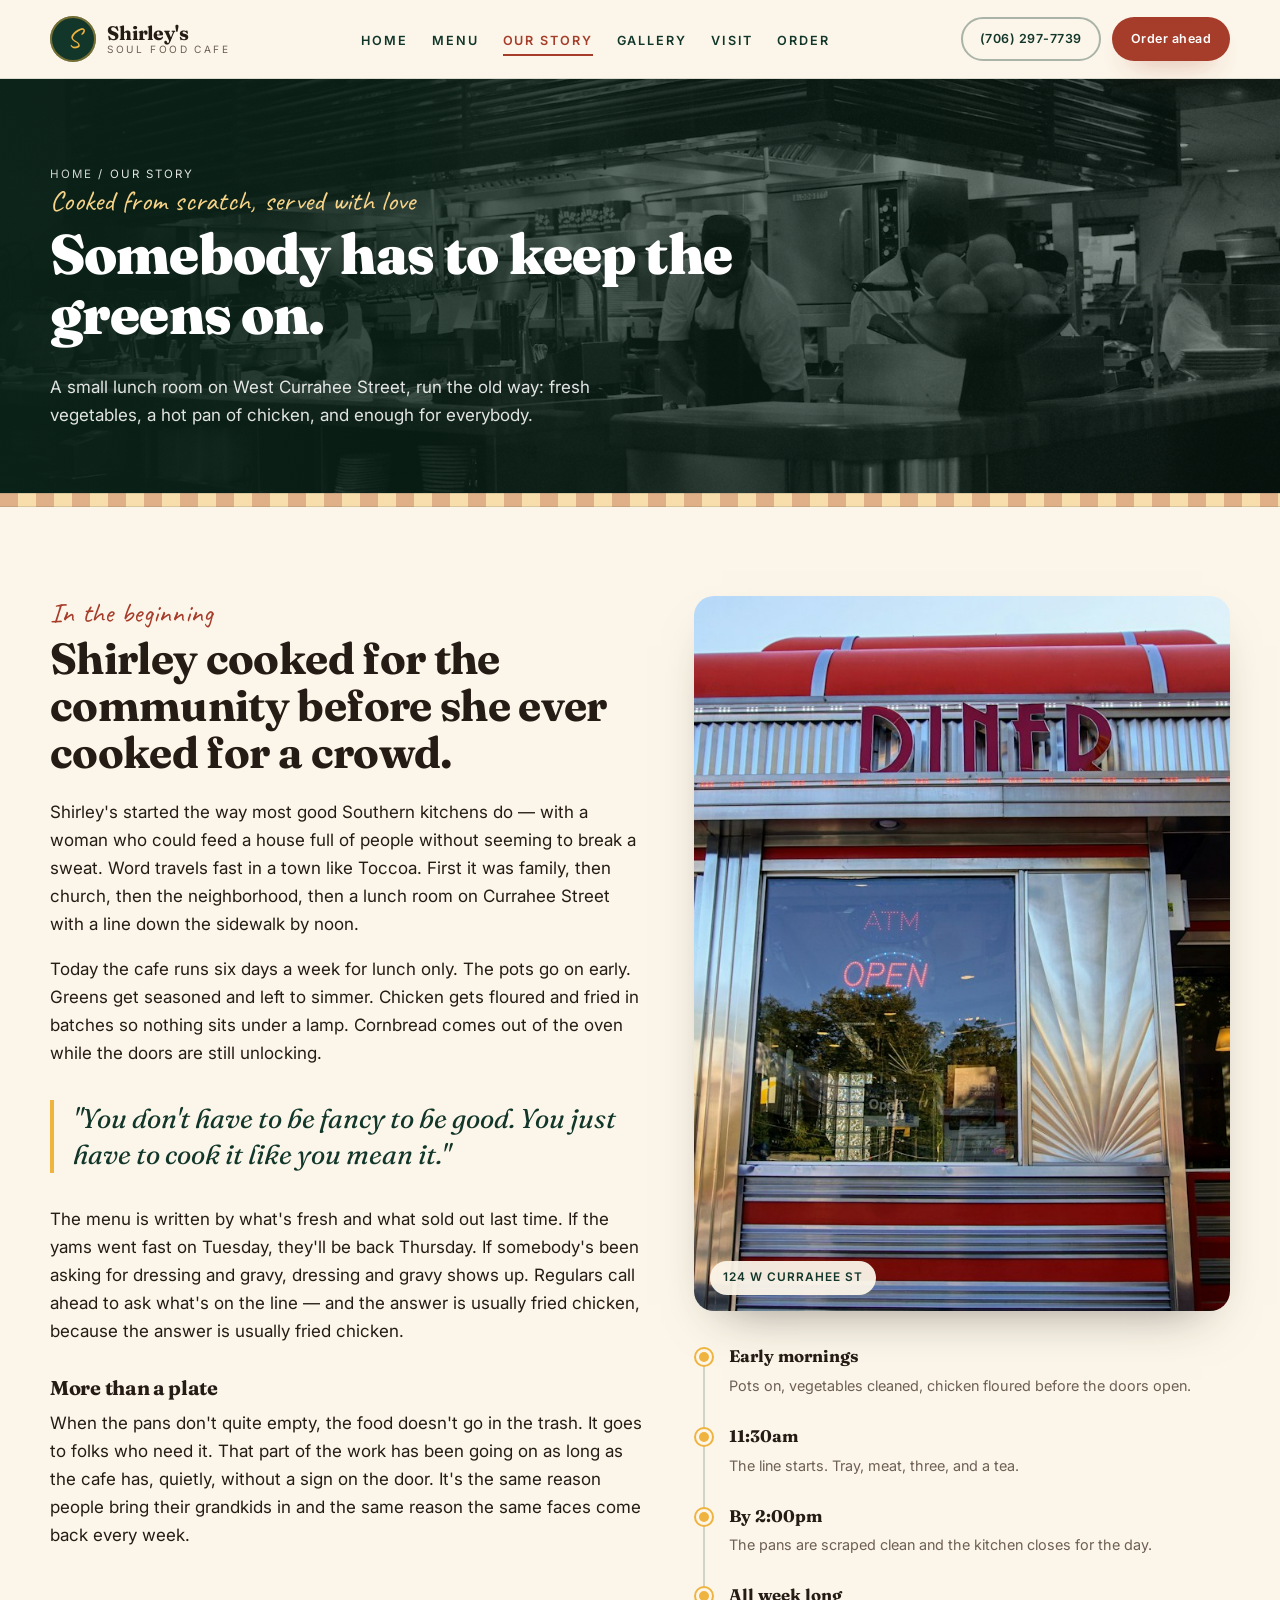
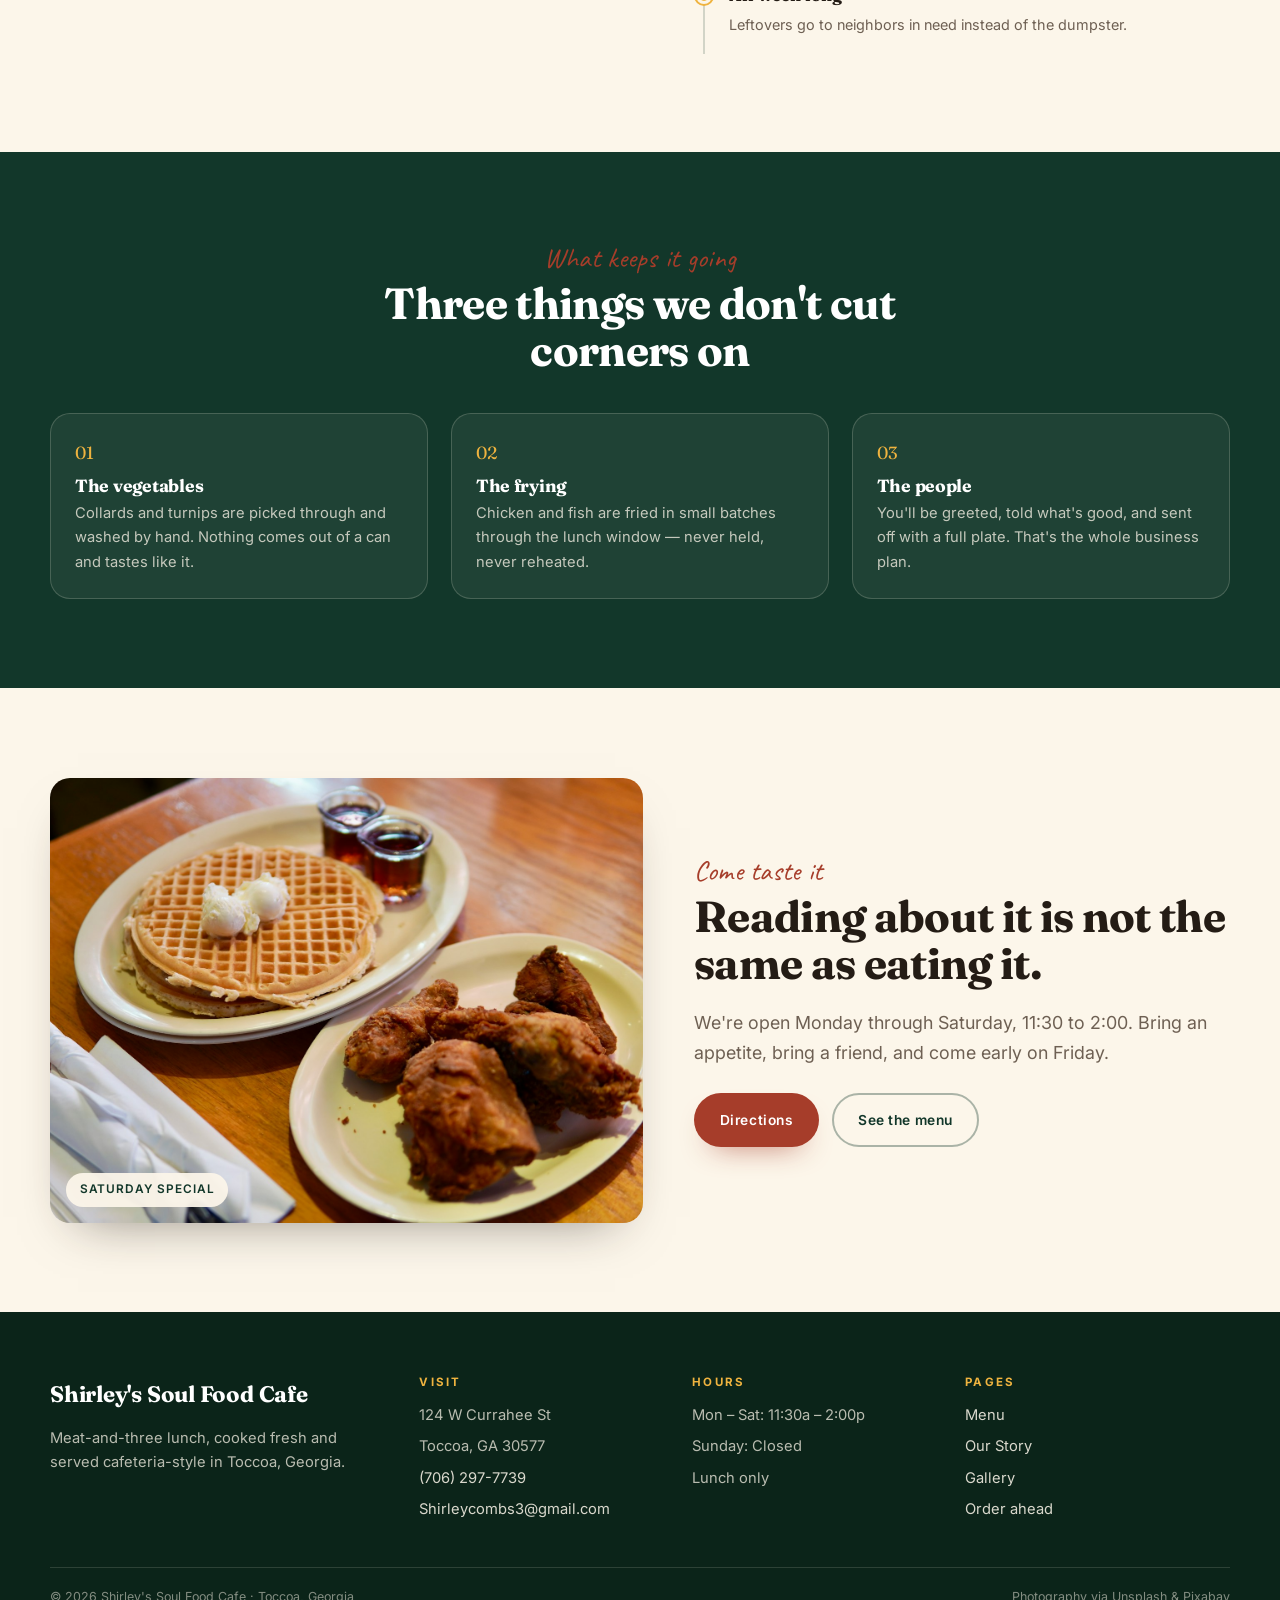
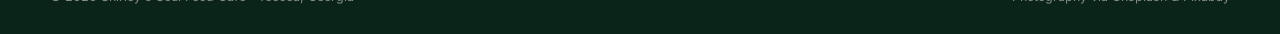
<file: story.html>
<!DOCTYPE html>
<html lang="en">
<head>
<meta charset="utf-8">
<meta name="viewport" content="width=device-width, initial-scale=1">
<title>Our Story — Shirley's Soul Food Cafe</title>
<meta name="description" content="The story behind Shirley's Soul Food Cafe in Toccoa, Georgia — a family lunch room built on fresh vegetables, fried chicken, and feeding the neighborhood.">
<link rel="stylesheet" href="styles.css">
<link rel="stylesheet" href="pages.css">
</head>
<body>

<header class="site-head" id="head">
  <div class="wrap nav">
    <a class="brand" href="index.html">
      <span class="brand-mark">S</span>
      <span class="brand-txt"><span class="brand-name">Shirley's</span><span class="brand-sub">Soul Food Cafe</span></span>
    </a>
    <ul class="nav-links">
      <li><a href="index.html">Home</a></li>
      <li><a href="menu.html">Menu</a></li>
      <li><a href="story.html" aria-current="page">Our Story</a></li>
      <li><a href="gallery.html">Gallery</a></li>
      <li><a href="visit.html">Visit</a></li>
      <li><a href="order.html">Order</a></li>
    </ul>
    <div class="nav-cta">
      <a class="btn btn-ghost btn-sm" href="tel:+17062977739">(706) 297-7739</a>
      <a class="btn btn-primary btn-sm" href="order.html">Order ahead</a>
      <button class="nav-toggle" id="navToggle" aria-label="Open menu" aria-expanded="false"><span></span><span></span><span></span></button>
    </div>
  </div>
</header>

<section class="page-hero">
  <div class="bg"><img src="images/kitchen.jpg" alt="The kitchen during prep"></div>
  <div class="wrap">
    <p class="crumb"><a href="index.html">Home</a> / Our Story</p>
    <span class="script">Cooked from scratch, served with love</span>
    <h1>Somebody has to keep the greens on.</h1>
    <p>A small lunch room on West Currahee Street, run the old way: fresh vegetables, a hot pan of chicken, and enough for everybody.</p>
  </div>
</section>
<div class="gingham"></div>

<section class="sec">
  <div class="wrap story-grid">
    <div class="reveal">
      <span class="script">In the beginning</span>
      <h2>Shirley cooked for the community before she ever cooked for a crowd.</h2>
      <p>Shirley's started the way most good Southern kitchens do — with a woman who could feed a house full of people without seeming to break a sweat. Word travels fast in a town like Toccoa. First it was family, then church, then the neighborhood, then a lunch room on Currahee Street with a line down the sidewalk by noon.</p>
      <p>Today the cafe runs six days a week for lunch only. The pots go on early. Greens get seasoned and left to simmer. Chicken gets floured and fried in batches so nothing sits under a lamp. Cornbread comes out of the oven while the doors are still unlocking.</p>
      <blockquote class="pull">"You don't have to be fancy to be good. You just have to cook it like you mean it."</blockquote>
      <p>The menu is written by what's fresh and what sold out last time. If the yams went fast on Tuesday, they'll be back Thursday. If somebody's been asking for dressing and gravy, dressing and gravy shows up. Regulars call ahead to ask what's on the line — and the answer is usually fried chicken, because the answer is usually fried chicken.</p>
      <h3 style="margin-top:2rem">More than a plate</h3>
      <p>When the pans don't quite empty, the food doesn't go in the trash. It goes to folks who need it. That part of the work has been going on as long as the cafe has, quietly, without a sign on the door. It's the same reason people bring their grandkids in and the same reason the same faces come back every week.</p>
    </div>
    <div>
      <div class="frame tall reveal">
        <img src="images/storefront.jpg" alt="The cafe's storefront">
        <span class="frame-cap">124 W Currahee St</span>
      </div>
      <ul class="timeline reveal">
        <li><b>Early mornings</b><span>Pots on, vegetables cleaned, chicken floured before the doors open.</span></li>
        <li><b>11:30am</b><span>The line starts. Tray, meat, three, and a tea.</span></li>
        <li><b>By 2:00pm</b><span>The pans are scraped clean and the kitchen closes for the day.</span></li>
        <li><b>All week long</b><span>Leftovers go to neighbors in need instead of the dumpster.</span></li>
      </ul>
    </div>
  </div>
</section>

<section class="sec band">
  <div class="wrap">
    <div class="sec-head center reveal">
      <span class="script">What keeps it going</span>
      <h2>Three things we don't cut corners on</h2>
    </div>
    <ol class="steps">
      <li class="reveal"><h3>The vegetables</h3><p>Collards and turnips are picked through and washed by hand. Nothing comes out of a can and tastes like it.</p></li>
      <li class="reveal"><h3>The frying</h3><p>Chicken and fish are fried in small batches through the lunch window — never held, never reheated.</p></li>
      <li class="reveal"><h3>The people</h3><p>You'll be greeted, told what's good, and sent off with a full plate. That's the whole business plan.</p></li>
    </ol>
  </div>
</section>

<section class="sec">
  <div class="wrap">
    <div class="split">
      <div class="frame reveal"><img src="images/table.jpg" alt="A plate of chicken and waffles at the cafe"><span class="frame-cap">Saturday special</span></div>
      <div class="reveal">
        <span class="script">Come taste it</span>
        <h2>Reading about it is not the same as eating it.</h2>
        <p class="lede">We're open Monday through Saturday, 11:30 to 2:00. Bring an appetite, bring a friend, and come early on Friday.</p>
        <div class="hero-actions" style="margin-bottom:0">
          <a class="btn btn-primary" href="visit.html">Directions</a>
          <a class="btn btn-ghost" href="menu.html">See the menu</a>
        </div>
      </div>
    </div>
  </div>
</section>

<footer class="site-foot">
  <div class="wrap">
    <div class="foot-grid">
      <div class="foot-brand">
        <span class="brand-name">Shirley's Soul Food Cafe</span>
        <p style="margin-top:.8rem">Meat-and-three lunch, cooked fresh and served cafeteria-style in Toccoa, Georgia.</p>
      </div>
      <div>
        <h4>Visit</h4>
        <ul>
          <li>124 W Currahee St</li>
          <li>Toccoa, GA 30577</li>
          <li><a href="tel:+17062977739">(706) 297-7739</a></li>
          <li><a href="mailto:Shirleycombs3@gmail.com">Shirleycombs3@gmail.com</a></li>
        </ul>
      </div>
      <div>
        <h4>Hours</h4>
        <ul>
          <li>Mon – Sat: 11:30a – 2:00p</li>
          <li>Sunday: Closed</li>
          <li>Lunch only</li>
        </ul>
      </div>
      <div>
        <h4>Pages</h4>
        <ul>
          <li><a href="menu.html">Menu</a></li>
          <li><a href="story.html">Our Story</a></li>
          <li><a href="gallery.html">Gallery</a></li>
          <li><a href="order.html">Order ahead</a></li>
        </ul>
      </div>
    </div>
    <div class="foot-bottom">
      <span>© <span id="year">2026</span> Shirley's Soul Food Cafe · Toccoa, Georgia</span>
      <span>Photography via Unsplash &amp; Pixabay</span>
    </div>
  </div>
</footer>

<script src="script.js"></script>
</body>
</html>
</file>
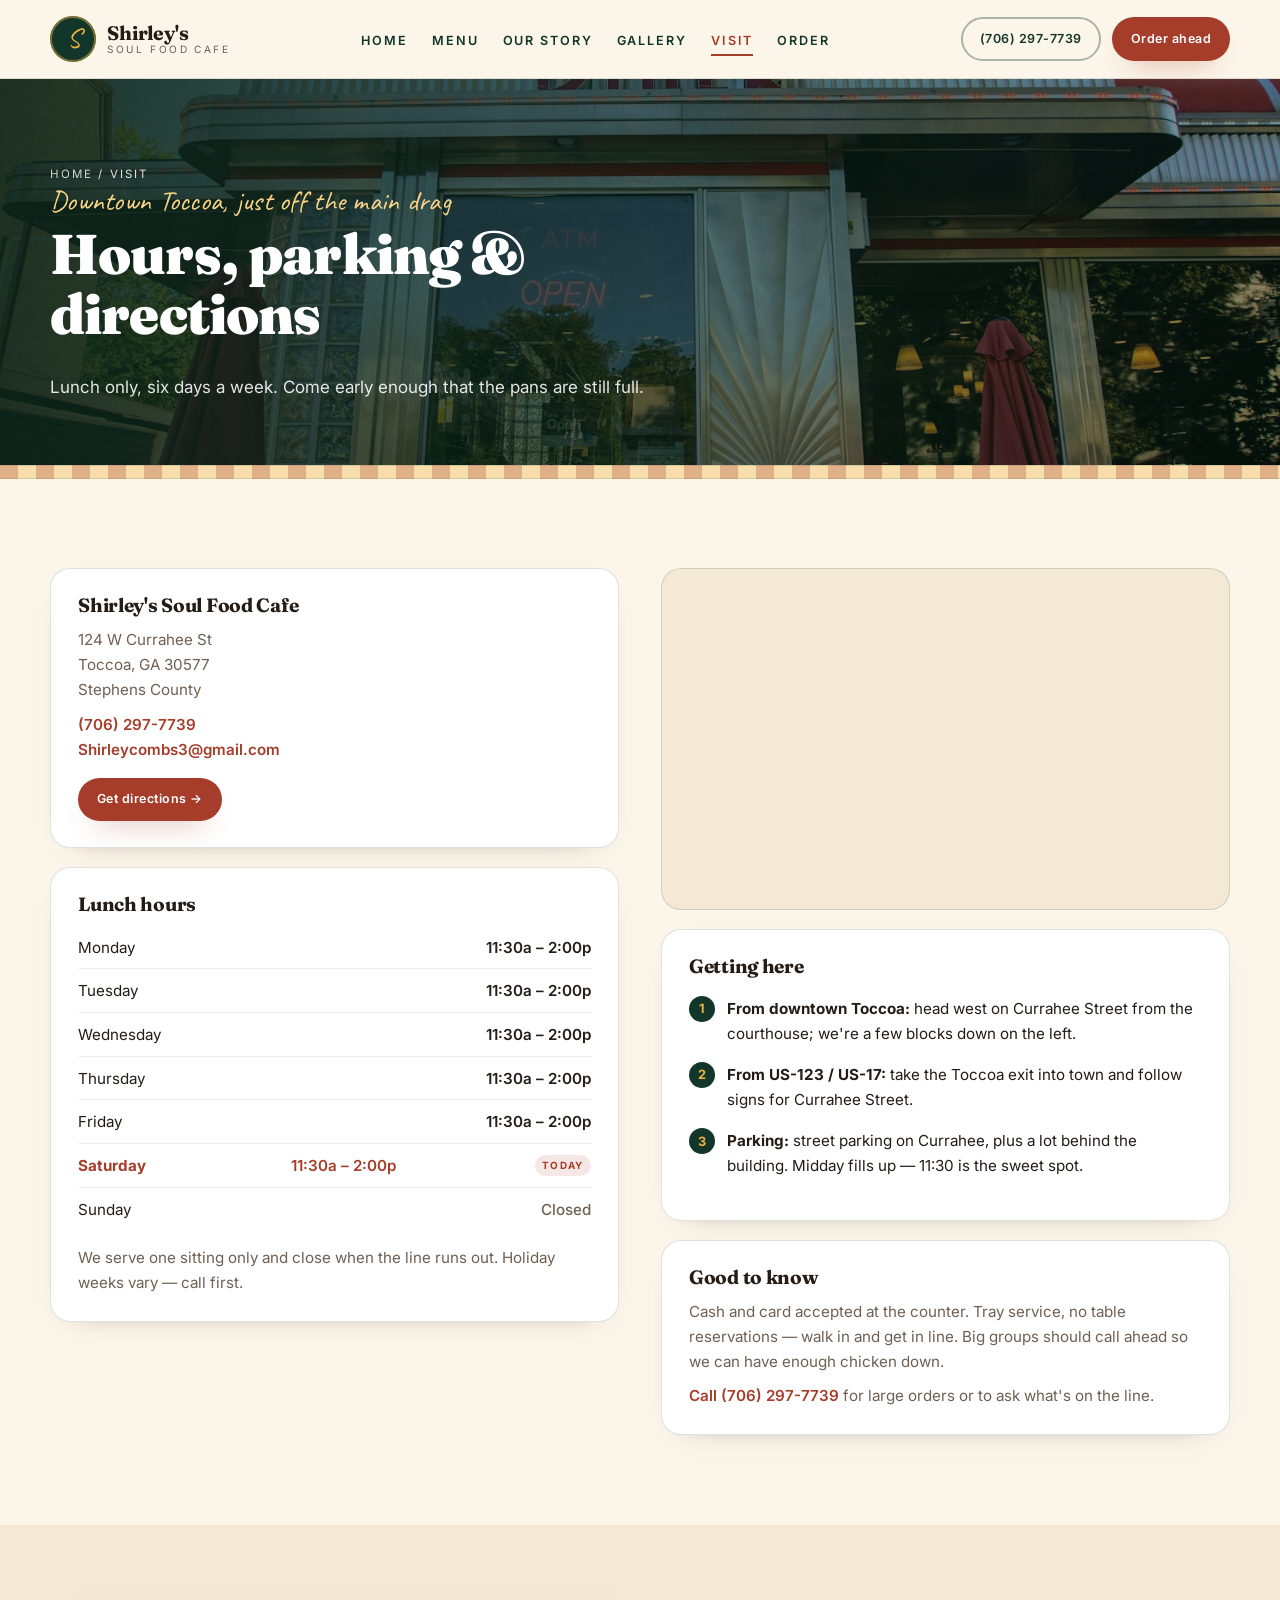
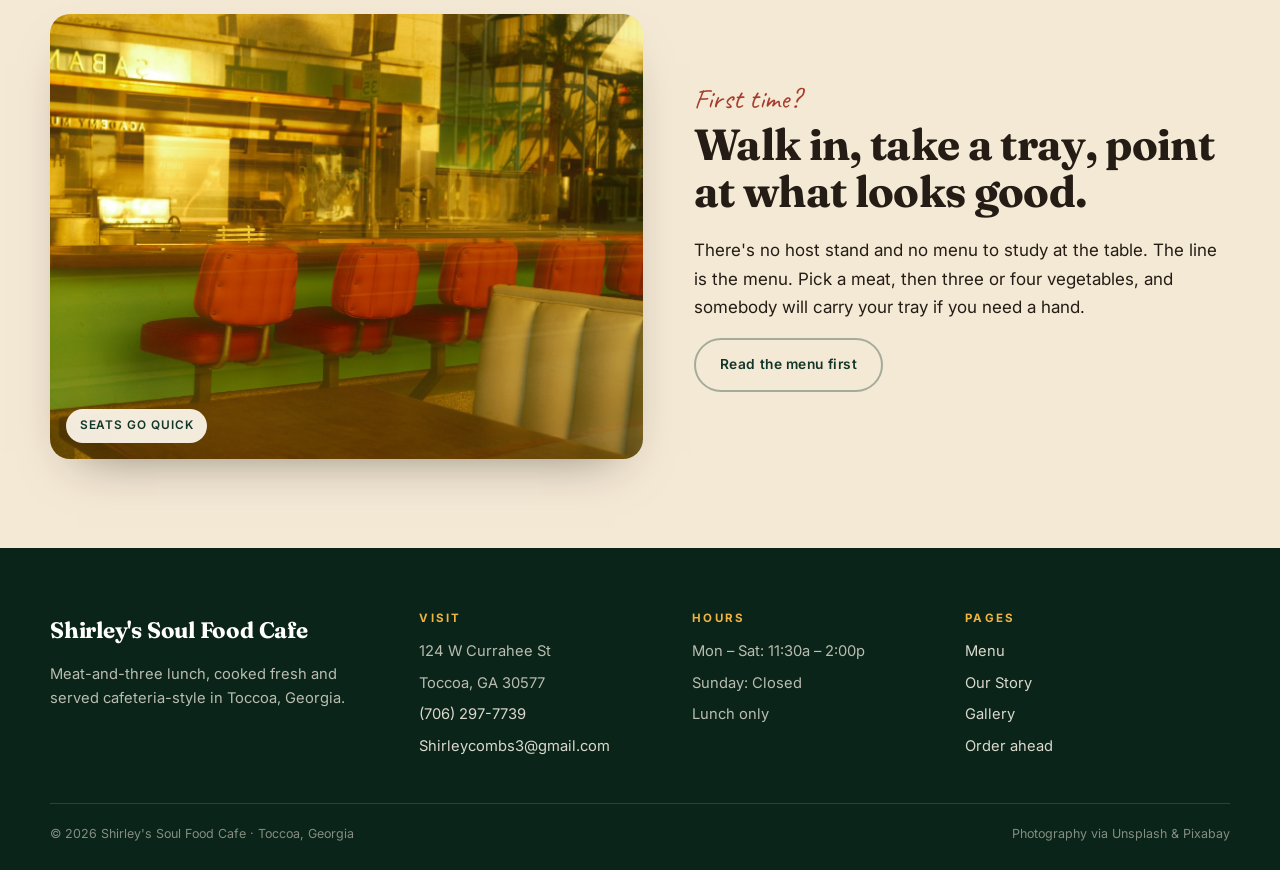
<file: visit.html>
<!DOCTYPE html>
<html lang="en">
<head>
<meta charset="utf-8">
<meta name="viewport" content="width=device-width, initial-scale=1">
<title>Visit — Shirley's Soul Food Cafe, 124 W Currahee St, Toccoa GA</title>
<meta name="description" content="Find Shirley's Soul Food Cafe at 124 W Currahee St in Toccoa, Georgia. Open Monday–Saturday 11:30am–2:00pm, closed Sunday. Call (706) 297-7739.">
<link rel="stylesheet" href="styles.css">
<link rel="stylesheet" href="pages.css">
</head>
<body>

<header class="site-head" id="head">
  <div class="wrap nav">
    <a class="brand" href="index.html">
      <span class="brand-mark">S</span>
      <span class="brand-txt"><span class="brand-name">Shirley's</span><span class="brand-sub">Soul Food Cafe</span></span>
    </a>
    <ul class="nav-links">
      <li><a href="index.html">Home</a></li>
      <li><a href="menu.html">Menu</a></li>
      <li><a href="story.html">Our Story</a></li>
      <li><a href="gallery.html">Gallery</a></li>
      <li><a href="visit.html" aria-current="page">Visit</a></li>
      <li><a href="order.html">Order</a></li>
    </ul>
    <div class="nav-cta">
      <a class="btn btn-ghost btn-sm" href="tel:+17062977739">(706) 297-7739</a>
      <a class="btn btn-primary btn-sm" href="order.html">Order ahead</a>
      <button class="nav-toggle" id="navToggle" aria-label="Open menu" aria-expanded="false"><span></span><span></span><span></span></button>
    </div>
  </div>
</header>

<section class="page-hero">
  <div class="bg"><img src="images/storefront.jpg" alt="The cafe exterior"></div>
  <div class="wrap">
    <p class="crumb"><a href="index.html">Home</a> / Visit</p>
    <span class="script">Downtown Toccoa, just off the main drag</span>
    <h1>Hours, parking &amp; directions</h1>
    <p>Lunch only, six days a week. Come early enough that the pans are still full.</p>
  </div>
</section>
<div class="gingham"></div>

<section class="sec">
  <div class="wrap visit-grid">
    <div>
      <div class="info-card reveal">
        <h3>Shirley's Soul Food Cafe</h3>
        <p>124 W Currahee St<br>Toccoa, GA 30577<br>Stephens County</p>
        <p><a href="tel:+17062977739">(706) 297-7739</a><br>
           <a href="mailto:Shirleycombs3@gmail.com">Shirleycombs3@gmail.com</a></p>
        <p style="margin-top:1rem"><a class="btn btn-primary btn-sm" href="https://www.google.com/maps/dir/?api=1&destination=124+W+Currahee+St,+Toccoa,+GA+30577" target="_blank" rel="noopener">Get directions →</a></p>
      </div>

      <div class="info-card reveal" style="margin-top:1.2rem">
        <h3>Lunch hours</h3>
        <ul class="hours" id="hoursList">
          <li data-day="1"><span>Monday</span><b>11:30a – 2:00p</b></li>
          <li data-day="2"><span>Tuesday</span><b>11:30a – 2:00p</b></li>
          <li data-day="3"><span>Wednesday</span><b>11:30a – 2:00p</b></li>
          <li data-day="4"><span>Thursday</span><b>11:30a – 2:00p</b></li>
          <li data-day="5"><span>Friday</span><b>11:30a – 2:00p</b></li>
          <li data-day="6"><span>Saturday</span><b>11:30a – 2:00p</b></li>
          <li data-day="0" class="closed"><span>Sunday</span><b>Closed</b></li>
        </ul>
        <p class="hint" style="margin-top:.9rem">We serve one sitting only and close when the line runs out. Holiday weeks vary — call first.</p>
      </div>
    </div>

    <div>
      <div class="map-embed reveal" style="margin-bottom:1.2rem">
        <iframe title="Map to Shirley's Soul Food Cafe" loading="lazy" src="https://maps.google.com/maps?q=124%20W%20Currahee%20St%2C%20Toccoa%2C%20GA%2030577&z=16&output=embed"></iframe>
      </div>

      <div class="info-card reveal">
        <h3>Getting here</h3>
        <ol class="dir-list">
          <li><b>From downtown Toccoa:</b> head west on Currahee Street from the courthouse; we're a few blocks down on the left.</li>
          <li><b>From US-123 / US-17:</b> take the Toccoa exit into town and follow signs for Currahee Street.</li>
          <li><b>Parking:</b> street parking on Currahee, plus a lot behind the building. Midday fills up — 11:30 is the sweet spot.</li>
        </ol>
      </div>

      <div class="info-card reveal" style="margin-top:1.2rem">
        <h3>Good to know</h3>
        <p>Cash and card accepted at the counter. Tray service, no table reservations — walk in and get in line. Big groups should call ahead so we can have enough chicken down.</p>
        <p><a href="tel:+17062977739">Call (706) 297-7739</a> for large orders or to ask what's on the line.</p>
      </div>
    </div>
  </div>
</section>

<section class="sec band-2">
  <div class="wrap split">
    <div class="frame reveal"><img src="images/interior.jpg" alt="Seating inside the cafe"><span class="frame-cap">Seats go quick</span></div>
    <div class="reveal">
      <span class="script">First time?</span>
      <h2>Walk in, take a tray, point at what looks good.</h2>
      <p>There's no host stand and no menu to study at the table. The line is the menu. Pick a meat, then three or four vegetables, and somebody will carry your tray if you need a hand.</p>
      <p style="margin-bottom:0"><a class="btn btn-ghost" href="menu.html">Read the menu first</a></p>
    </div>
  </div>
</section>

<footer class="site-foot">
  <div class="wrap">
    <div class="foot-grid">
      <div class="foot-brand">
        <span class="brand-name">Shirley's Soul Food Cafe</span>
        <p style="margin-top:.8rem">Meat-and-three lunch, cooked fresh and served cafeteria-style in Toccoa, Georgia.</p>
      </div>
      <div>
        <h4>Visit</h4>
        <ul>
          <li>124 W Currahee St</li>
          <li>Toccoa, GA 30577</li>
          <li><a href="tel:+17062977739">(706) 297-7739</a></li>
          <li><a href="mailto:Shirleycombs3@gmail.com">Shirleycombs3@gmail.com</a></li>
        </ul>
      </div>
      <div>
        <h4>Hours</h4>
        <ul>
          <li>Mon – Sat: 11:30a – 2:00p</li>
          <li>Sunday: Closed</li>
          <li>Lunch only</li>
        </ul>
      </div>
      <div>
        <h4>Pages</h4>
        <ul>
          <li><a href="menu.html">Menu</a></li>
          <li><a href="story.html">Our Story</a></li>
          <li><a href="gallery.html">Gallery</a></li>
          <li><a href="order.html">Order ahead</a></li>
        </ul>
      </div>
    </div>
    <div class="foot-bottom">
      <span>© <span id="year">2026</span> Shirley's Soul Food Cafe · Toccoa, Georgia</span>
      <span>Photography via Unsplash &amp; Pixabay</span>
    </div>
  </div>
</footer>

<script src="script.js"></script>
</body>
</html>
</file>
<file: styles.css>
/* ===== Shirley's Soul Food Cafe — core styles ===== */
@import url('https://fonts.googleapis.com/css2?family=Fraunces:opsz,wght@9..144,400;9..144,600;9..144,700;9..144,900&family=Inter:wght@300;400;500;600;700&family=Caveat:wght@500;600;700&display=swap');

:root{
  --cream:#FCF6EA; --cream2:#F4E9D5; --cream3:#EFE0C6;
  --pine:#12372A; --pine2:#1D4A38; --pine3:#0B2419;
  --butter:#EFB33F; --butter2:#F7D488;
  --brick:#A63D2A; --brick2:#C4503A;
  --ink:#241C15; --muted:#6E6053; --line:rgba(18,55,42,.14);
  --radius:20px; --radius-sm:12px;
  --shadow:0 22px 50px -28px rgba(36,28,21,.55);
  --serif:"Fraunces",Georgia,"Times New Roman",serif;
  --sans:"Inter",system-ui,-apple-system,"Segoe UI",sans-serif;
  --script:"Caveat","Segoe Script",cursive;
  --wrap:1180px;
}

*,*::before,*::after{box-sizing:border-box}
html{scroll-behavior:smooth;-webkit-text-size-adjust:100%}
body{
  margin:0;background:var(--cream);color:var(--ink);
  font-family:var(--sans);font-size:17px;line-height:1.65;
  -webkit-font-smoothing:antialiased;
}
img{max-width:100%;display:block}
a{color:var(--brick);text-decoration:none}
h1,h2,h3,h4{font-family:var(--serif);font-weight:700;line-height:1.08;margin:0 0 .5em;letter-spacing:-.015em}
h1{font-size:clamp(2.4rem,5.6vw,4.4rem);font-weight:900}
h2{font-size:clamp(1.9rem,3.4vw,2.9rem)}
h3{font-size:1.25rem}
p{margin:0 0 1em}
ul{margin:0 0 1em;padding-left:1.15em}

.wrap{width:min(100% - 2.6rem,var(--wrap));margin-inline:auto}
.script{font-family:var(--script);font-size:clamp(1.35rem,2.2vw,1.75rem);color:var(--brick);letter-spacing:.01em;display:block;margin-bottom:.35rem;line-height:1.2}
.eyebrow{font-family:var(--sans);font-size:.72rem;font-weight:600;letter-spacing:.22em;text-transform:uppercase;color:var(--pine2)}
.lede{font-size:1.12rem;color:var(--muted);max-width:62ch}

/* gingham motif */
.gingham{height:14px;background:
  repeating-linear-gradient(90deg,rgba(166,61,42,.32) 0 18px,rgba(166,61,42,0) 18px 36px),
  repeating-linear-gradient(0deg,rgba(239,179,63,.4) 0 18px,rgba(239,179,63,0) 18px 36px),
  var(--cream);
  opacity:.9;border-block:1px solid var(--line)}

/* ---------- header ---------- */
.site-head{position:sticky;top:0;z-index:60;background:rgba(252,246,234,.94);backdrop-filter:blur(10px);border-bottom:1px solid var(--line)}
.nav{display:flex;align-items:center;justify-content:space-between;gap:1.2rem;height:78px}
.brand{display:flex;align-items:center;gap:.7rem;color:var(--ink)}
.brand-mark{width:46px;height:46px;border-radius:50%;background:var(--pine);color:var(--butter);
  display:grid;place-items:center;font-family:var(--script);font-size:1.7rem;line-height:1;box-shadow:inset 0 0 0 2px rgba(239,179,63,.45)}
.brand-txt{display:flex;flex-direction:column;line-height:1.05}
.brand-name{font-family:var(--serif);font-weight:700;font-size:1.22rem;letter-spacing:-.01em}
.brand-sub{font-size:.63rem;letter-spacing:.24em;text-transform:uppercase;color:var(--muted)}
.nav-links{display:flex;align-items:center;gap:1.5rem;list-style:none;margin:0;padding:0}
.nav-links a{color:var(--pine);font-size:.79rem;font-weight:600;letter-spacing:.15em;text-transform:uppercase;position:relative;padding:.35rem 0}
.nav-links a::after{content:"";position:absolute;left:0;right:0;bottom:-2px;height:2px;background:var(--brick);transform:scaleX(0);transform-origin:left;transition:transform .25s}
.nav-links a:hover::after,.nav-links a[aria-current]{color:var(--brick)}
.nav-links a:hover::after,.nav-links a[aria-current]::after{transform:scaleX(1)}
.nav-cta{display:flex;align-items:center;gap:.7rem}
.btn{
  display:inline-flex;align-items:center;justify-content:center;gap:.5rem;
  font-family:var(--sans);font-weight:600;font-size:.86rem;letter-spacing:.04em;
  padding:.85rem 1.5rem;border-radius:999px;border:2px solid transparent;cursor:pointer;
  transition:transform .18s ease,box-shadow .18s ease,background .18s ease,color .18s ease;
}
.btn:hover{transform:translateY(-2px)}
.btn-primary{background:var(--brick);color:#fff;box-shadow:0 14px 30px -18px rgba(166,61,42,.9)}
.btn-primary:hover{background:var(--brick2)}
.btn-ghost{background:transparent;color:var(--pine);border-color:rgba(18,55,42,.35)}
.btn-ghost:hover{background:var(--pine);color:var(--cream);border-color:var(--pine)}
.btn-butter{background:var(--butter);color:var(--pine3);box-shadow:0 14px 30px -18px rgba(239,179,63,.95)}
.btn-butter:hover{background:var(--butter2)}
.btn-sm{padding:.6rem 1.05rem;font-size:.78rem}
.nav-toggle{display:none;background:none;border:0;padding:.4rem;cursor:pointer}
.nav-toggle span{display:block;width:26px;height:2px;background:var(--pine);margin:5px 0;transition:.25s}

/* ---------- hero ---------- */
.hero{position:relative;min-height:clamp(560px,88vh,860px);display:flex;align-items:flex-end;color:#fff;overflow:hidden;isolation:isolate}
.hero-bg{position:absolute;inset:0;z-index:-2}
.hero-bg img{width:100%;height:100%;object-fit:cover;animation:slowzoom 26s ease-in-out infinite alternate}
@keyframes slowzoom{from{transform:scale(1)}to{transform:scale(1.09)}}
.hero::after{content:"";position:absolute;inset:0;z-index:-1;
  background:linear-gradient(180deg,rgba(11,36,25,.72) 0%,rgba(11,36,25,.35) 42%,rgba(11,36,25,.9) 100%)}
.hero-inner{padding:clamp(2.4rem,6vw,4.6rem) 0 clamp(2.2rem,5vw,3.4rem);max-width:760px}
.hero h1{color:#fff;margin-bottom:.5em;text-wrap:balance}
.hero h1 em{font-style:italic;color:var(--butter2);font-weight:400}
.hero .script{color:var(--butter2)}
.hero p{color:rgba(255,255,255,.9);font-size:1.1rem;max-width:52ch}
.hero-actions{display:flex;flex-wrap:wrap;gap:.8rem;margin:1.6rem 0 1.8rem}
.hero-facts{display:flex;flex-wrap:wrap;gap:1.5rem;list-style:none;padding:0;margin:0;font-size:.86rem;color:rgba(255,255,255,.92)}
.hero-facts li{display:flex;align-items:center;gap:.5rem}
.hero-facts b{font-weight:700;color:#fff}
.stars{color:var(--butter);letter-spacing:.1em}

/* floating hours ticket */
.ticket{
  background:var(--cream);color:var(--ink);border-radius:var(--radius);
  padding:1.4rem 1.5rem;box-shadow:var(--shadow);border:1px solid var(--line);
  position:relative;
}
.ticket::before{content:"";position:absolute;inset:6px;border:1px dashed rgba(18,55,42,.22);border-radius:14px;pointer-events:none}
.ticket h4{font-size:.72rem;letter-spacing:.2em;text-transform:uppercase;color:var(--brick);font-family:var(--sans);margin-bottom:.6rem}
.ticket .row{display:flex;justify-content:space-between;gap:1rem;font-size:.92rem;padding:.32rem 0;border-bottom:1px dotted rgba(18,55,42,.16)}
.ticket .row:last-of-type{border-bottom:0}
.ticket .row b{font-weight:600}
.ticket-note{font-size:.8rem;color:var(--muted);margin:.6rem 0 0}

/* ---------- generic sections ---------- */
.sec{padding:clamp(3.4rem,7vw,5.6rem) 0}
.sec-tight{padding:clamp(2.4rem,5vw,3.6rem) 0}
.sec-head{max-width:60ch;margin-bottom:2.4rem}
.sec-head.center{margin-inline:auto;text-align:center}
.band{background:var(--pine);color:var(--cream)}
.band h2,.band h3{color:#fff}
.band .lede{color:rgba(252,246,234,.78)}
.band-2{background:var(--cream2)}
.split{display:grid;grid-template-columns:1.05fr .95fr;gap:clamp(1.6rem,4vw,3.4rem);align-items:center}
.split.rev>*:first-child{order:2}
.frame{position:relative;border-radius:var(--radius);overflow:hidden;box-shadow:var(--shadow)}
.frame img{width:100%;height:100%;object-fit:cover;aspect-ratio:4/3}
.frame.tall img{aspect-ratio:3/4}
.frame.wide img{aspect-ratio:16/10}
.frame-cap{position:absolute;left:1rem;bottom:1rem;background:rgba(252,246,234,.94);color:var(--pine);padding:.45rem .85rem;border-radius:999px;font-size:.74rem;font-weight:600;letter-spacing:.08em;text-transform:uppercase}

/* stats */
.stats{display:grid;grid-template-columns:repeat(3,1fr);gap:1rem;list-style:none;padding:0;margin:1.8rem 0 0}
.stats li{background:var(--cream2);border:1px solid var(--line);border-radius:var(--radius-sm);padding:1rem 1.1rem}
.stats b{display:block;font-family:var(--serif);font-size:1.75rem;line-height:1;color:var(--pine)}
.stats span{font-size:.78rem;letter-spacing:.12em;text-transform:uppercase;color:var(--muted)}

/* dish cards */
.dishes{display:grid;grid-template-columns:repeat(auto-fit,minmax(230px,1fr));gap:1.4rem}
.dish{background:#fff;border:1px solid var(--line);border-radius:var(--radius);overflow:hidden;box-shadow:0 10px 26px -24px rgba(36,28,21,.7);transition:transform .25s ease,box-shadow .25s ease}
.dish:hover{transform:translateY(-5px);box-shadow:var(--shadow)}
.dish img{aspect-ratio:4/3;object-fit:cover;width:100%;transition:transform .5s ease}
.dish:hover img{transform:scale(1.05)}
.dish-body{padding:1.1rem 1.2rem 1.3rem}
.dish-body h3{margin-bottom:.3rem;font-size:1.18rem}
.dish-body p{font-size:.92rem;color:var(--muted);margin:0}
.tag{display:inline-block;margin-top:.7rem;font-size:.68rem;letter-spacing:.16em;text-transform:uppercase;font-weight:600;color:var(--brick);background:rgba(166,61,42,.09);padding:.28rem .6rem;border-radius:999px}

/* steps */
.steps{display:grid;grid-template-columns:repeat(3,1fr);gap:1.4rem;counter-reset:s;list-style:none;padding:0;margin:0}
.steps li{background:rgba(252,246,234,.06);border:1px solid rgba(252,246,234,.18);border-radius:var(--radius);padding:1.5rem}
.steps li::before{counter-increment:s;content:"0" counter(s);font-family:var(--serif);font-size:1.1rem;color:var(--butter);display:block;margin-bottom:.6rem}
.steps h3{font-size:1.1rem;margin-bottom:.35rem}
.steps p{font-size:.92rem;color:rgba(252,246,234,.75);margin:0}

/* marquee */
.marquee{background:var(--butter);color:var(--pine3);border-block:2px solid var(--pine);overflow:hidden;padding:.7rem 0}
.marquee-track{display:flex;gap:2.4rem;width:max-content;animation:slide 34s linear infinite;font-family:var(--serif);font-size:.95rem;letter-spacing:.16em;text-transform:uppercase;font-weight:600}
.marquee-track span{display:flex;align-items:center;gap:2.4rem;white-space:nowrap}
.marquee-track span::after{content:"✦";color:var(--brick)}
@keyframes slide{from{transform:translateX(0)}to{transform:translateX(-50%)}}

/* gallery strip */
.strip{display:grid;grid-template-columns:repeat(4,1fr);gap:.8rem}
.strip figure{margin:0;border-radius:var(--radius-sm);overflow:hidden;position:relative}
.strip img{aspect-ratio:1;object-fit:cover;width:100%;transition:transform .5s ease,filter .5s ease}
.strip figure:hover img{transform:scale(1.07)}
.strip figcaption{position:absolute;inset:auto 0 0 0;padding:.7rem .8rem;font-size:.72rem;letter-spacing:.1em;text-transform:uppercase;color:#fff;background:linear-gradient(transparent,rgba(11,36,25,.85))}

/* quotes */
.quotes{display:grid;grid-template-columns:repeat(3,1fr);gap:1.3rem}
.quote{background:#fff;border:1px solid var(--line);border-radius:var(--radius);padding:1.6rem;position:relative}
.quote::before{content:"“";font-family:var(--serif);font-size:3.4rem;color:var(--cream3);position:absolute;top:.35rem;right:1rem;line-height:1}
.quote p{font-size:.98rem;color:var(--ink);position:relative}
.quote footer{font-size:.78rem;letter-spacing:.1em;text-transform:uppercase;color:var(--muted)}
.quote .stars{display:block;margin-bottom:.6rem;font-size:.9rem}

/* visit cta */
.cta-band{display:grid;grid-template-columns:1.2fr .8fr;gap:clamp(1.5rem,4vw,3rem);align-items:center}
.cta-band .ticket{background:var(--cream)}
.map-link{display:inline-flex;align-items:center;gap:.45rem;font-weight:600}

/* footer */
.site-foot{background:var(--pine3);color:rgba(252,246,234,.72);padding:clamp(2.8rem,6vw,4rem) 0 1.6rem;font-size:.92rem}
.foot-grid{display:grid;grid-template-columns:1.4fr 1fr 1fr 1.1fr;gap:2rem}
.site-foot h4{font-family:var(--sans);font-size:.72rem;letter-spacing:.2em;text-transform:uppercase;color:var(--butter);margin-bottom:.9rem}
.site-foot a{color:rgba(252,246,234,.86)}
.site-foot a:hover{color:var(--butter)}
.site-foot ul{list-style:none;padding:0;margin:0}
.site-foot li{margin-bottom:.45rem}
.foot-brand .brand-name{color:#fff;font-family:var(--serif);font-size:1.4rem;font-weight:700}
.foot-bottom{display:flex;justify-content:space-between;gap:1rem;flex-wrap:wrap;border-top:1px solid rgba(252,246,234,.14);margin-top:2.4rem;padding-top:1.2rem;font-size:.78rem;color:rgba(252,246,234,.5)}

/* reveal */
.reveal{opacity:0;transform:translateY(22px);transition:opacity .7s ease,transform .7s ease}
.reveal.in{opacity:1;transform:none}
@media (prefers-reduced-motion:reduce){
  .reveal{opacity:1;transform:none;transition:none}
  .hero-bg img,.marquee-track{animation:none}
  html{scroll-behavior:auto}
}

/* ---------- responsive ---------- */
@media (max-width:980px){
  .nav-links,.nav-cta .btn-ghost{display:none}
  .nav-toggle{display:block}
  .site-head.open .nav-links{
    display:flex;flex-direction:column;align-items:flex-start;gap:0;
    position:absolute;left:0;right:0;top:78px;background:var(--cream);
    padding:1rem 1.3rem 1.6rem;border-bottom:1px solid var(--line);box-shadow:var(--shadow);
  }
  .site-head.open .nav-links li{width:100%;border-bottom:1px dotted var(--line)}
  .site-head.open .nav-links a{display:block;padding:.9rem 0}
  .split,.cta-band{grid-template-columns:1fr}
  .split.rev>*:first-child{order:0}
  .steps,.quotes,.stats{grid-template-columns:1fr 1fr}
  .strip{grid-template-columns:1fr 1fr}
  .foot-grid{grid-template-columns:1fr 1fr}
}
@media (max-width:620px){
  body{font-size:16px}
  .steps,.quotes,.stats,.foot-grid{grid-template-columns:1fr}
  .hero-facts{gap:.8rem 1.2rem;font-size:.8rem}
  .nav-cta .btn{padding:.65rem 1.05rem;font-size:.76rem}
}
</file>
<file: pages.css>
/* ===== inner-page layouts ===== */
.page-hero{position:relative;padding:clamp(3rem,7vw,5.4rem) 0 clamp(2.6rem,5vw,4rem);color:#fff;overflow:hidden;isolation:isolate}
.page-hero .bg{position:absolute;inset:0;z-index:-2}
.page-hero .bg img{width:100%;height:100%;object-fit:cover}
.page-hero::after{content:"";position:absolute;inset:0;z-index:-1;background:linear-gradient(90deg,rgba(11,36,25,.92),rgba(11,36,25,.6) 62%,rgba(11,36,25,.42))}
.page-hero .script{color:var(--butter2)}
.page-hero h1{color:#fff;font-size:clamp(2.1rem,4.4vw,3.5rem);max-width:18ch}
.page-hero p{color:rgba(255,255,255,.88);max-width:56ch;margin:0}
.crumb{font-size:.72rem;letter-spacing:.18em;text-transform:uppercase;color:rgba(255,255,255,.6);margin-bottom:1rem}
.crumb a{color:rgba(255,255,255,.8)}

/* ---------- menu ---------- */
.menu-layout{display:grid;grid-template-columns:290px 1fr;gap:clamp(1.6rem,4vw,3rem);align-items:start}
.menu-aside{position:sticky;top:100px;background:var(--cream2);border:1px solid var(--line);border-radius:var(--radius);padding:1.4rem 1.5rem}
.menu-aside h3{font-size:1.05rem;margin-bottom:.2rem}
.menu-aside .script{font-size:1.25rem;margin-bottom:.4rem}
.menu-aside ul{list-style:none;padding:0;margin:1rem 0 0;font-size:.88rem}
.menu-aside li{display:flex;justify-content:space-between;padding:.4rem 0;border-bottom:1px dotted rgba(18,55,42,.18)}
.menu-aside li:last-child{border-bottom:0}
.menu-aside .note{font-size:.8rem;color:var(--muted);margin:1rem 0 0}
.menu-group{margin-bottom:clamp(2.2rem,4vw,3.2rem)}
.menu-group-head{display:flex;align-items:baseline;gap:.9rem;border-bottom:2px solid var(--pine);padding-bottom:.5rem;margin-bottom:1.2rem}
.menu-group-head h2{font-size:1.6rem;margin:0}
.menu-group-head span{font-size:.72rem;letter-spacing:.16em;text-transform:uppercase;color:var(--muted)}
.menu-list{list-style:none;padding:0;margin:0;display:grid;grid-template-columns:1fr 1fr;gap:.2rem 2.2rem}
.menu-list li{padding:.7rem 0;border-bottom:1px dotted rgba(18,55,42,.16)}
.menu-list .name{display:flex;align-items:baseline;gap:.4rem;font-weight:600;font-family:var(--serif);font-size:1.02rem}
.menu-list .name i{flex:1;border-bottom:1px dotted rgba(18,55,42,.35);transform:translateY(-4px);font-style:normal}
.menu-list .name span{font-family:var(--sans);font-size:.72rem;font-weight:600;letter-spacing:.1em;text-transform:uppercase;color:var(--brick)}
.menu-list small{display:block;font-size:.85rem;color:var(--muted);margin-top:.1rem}
.menu-note{background:var(--butter2);border-left:4px solid var(--butter);padding:1rem 1.2rem;border-radius:0 var(--radius-sm) var(--radius-sm) 0;font-size:.92rem;margin:1.4rem 0}

/* ---------- story ---------- */
.story-grid{display:grid;grid-template-columns:1.05fr .95fr;gap:clamp(1.6rem,4vw,3.4rem);align-items:start}
.timeline{list-style:none;padding:0;margin:2rem 0 0;position:relative}
.timeline::before{content:"";position:absolute;left:9px;top:8px;bottom:8px;width:2px;background:rgba(18,55,42,.18)}
.timeline li{position:relative;padding:0 0 1.5rem 2.2rem}
.timeline li::before{content:"";position:absolute;left:2px;top:6px;width:16px;height:16px;border-radius:50%;background:var(--butter);border:3px solid var(--cream);box-shadow:0 0 0 2px var(--butter)}
.timeline b{display:block;font-family:var(--serif);font-size:1.05rem}
.timeline span{font-size:.9rem;color:var(--muted)}
.pull{font-family:var(--serif);font-size:clamp(1.3rem,2.4vw,1.7rem);line-height:1.35;color:var(--pine);border-left:4px solid var(--butter);padding-left:1.2rem;font-style:italic;margin:2rem 0}

/* ---------- gallery ---------- */
.gallery-grid{display:grid;grid-template-columns:repeat(6,1fr);gap:.9rem}
.gallery-grid figure{margin:0;position:relative;overflow:hidden;border-radius:var(--radius-sm);cursor:zoom-in}
.gallery-grid img{width:100%;height:100%;object-fit:cover;transition:transform .6s ease}
.gallery-grid figure:hover img{transform:scale(1.06)}
.gallery-grid figcaption{position:absolute;inset:auto 0 0 0;padding:.85rem 1rem;font-size:.74rem;letter-spacing:.12em;text-transform:uppercase;color:#fff;background:linear-gradient(transparent,rgba(11,36,25,.88))}
.g-a{grid-column:span 4;aspect-ratio:16/10}
.g-b{grid-column:span 2;aspect-ratio:4/5}
.g-c{grid-column:span 2;aspect-ratio:1}
.g-d{grid-column:span 2;aspect-ratio:1}
.g-e{grid-column:span 2;aspect-ratio:1}
.g-f{grid-column:span 3;aspect-ratio:3/2}
.g-g{grid-column:span 3;aspect-ratio:3/2}
.lightbox{position:fixed;inset:0;z-index:200;background:rgba(11,36,25,.94);display:none;place-items:center;padding:2rem}
.lightbox.on{display:grid}
.lightbox img{max-width:92vw;max-height:86vh;border-radius:12px;box-shadow:0 30px 80px rgba(0,0,0,.6)}
.lightbox button{position:absolute;top:1.2rem;right:1.4rem;background:rgba(252,246,234,.14);border:1px solid rgba(252,246,234,.4);color:#fff;width:44px;height:44px;border-radius:50%;font-size:1.3rem;cursor:pointer}
.lightbox figcaption{color:rgba(252,246,234,.8);text-align:center;margin-top:.9rem;font-size:.82rem;letter-spacing:.1em;text-transform:uppercase}

/* ---------- visit ---------- */
.visit-grid{display:grid;grid-template-columns:1fr 1fr;gap:clamp(1.4rem,3.5vw,2.6rem);align-items:start}
.info-card{background:#fff;border:1px solid var(--line);border-radius:var(--radius);padding:1.6rem 1.7rem;box-shadow:0 10px 30px -28px rgba(36,28,21,.8)}
.info-card h3{font-size:1.2rem;margin-bottom:.7rem}
.info-card p{font-size:.95rem;color:var(--muted);margin-bottom:.6rem}
.info-card p:last-child{margin-bottom:0}
.info-card a{font-weight:600}
.hours{list-style:none;padding:0;margin:0;font-size:.95rem}
.hours li{display:flex;justify-content:space-between;gap:1rem;padding:.55rem 0;border-bottom:1px dotted rgba(18,55,42,.16)}
.hours li:last-child{border-bottom:0}
.hours li.today{font-weight:700;color:var(--brick)}
.hours li.today::after{content:"today";font-size:.62rem;letter-spacing:.14em;text-transform:uppercase;background:rgba(166,61,42,.12);padding:.15rem .45rem;border-radius:999px;align-self:center;margin-left:-.4rem}
.hours li.closed b{color:var(--muted);font-weight:500}
.hours b{font-weight:600}
.map-embed{border-radius:var(--radius);overflow:hidden;border:1px solid var(--line);background:var(--cream2)}
.map-embed iframe{display:block;width:100%;height:340px;border:0}
.dir-list{list-style:none;counter-reset:d;padding:0;margin:1.2rem 0 0}
.dir-list li{counter-increment:d;position:relative;padding-left:2.4rem;margin-bottom:1rem;font-size:.95rem}
.dir-list li::before{content:counter(d);position:absolute;left:0;top:0;width:26px;height:26px;border-radius:50%;background:var(--pine);color:var(--butter);display:grid;place-items:center;font-size:.8rem;font-weight:700}

/* ---------- order ---------- */
.order-layout{display:grid;grid-template-columns:1.15fr .85fr;gap:clamp(1.6rem,4vw,3rem);align-items:start}
.order-card{background:#fff;border:1px solid var(--line);border-radius:var(--radius);padding:clamp(1.4rem,3vw,2.2rem);box-shadow:var(--shadow)}
.order-side{position:sticky;top:100px;display:grid;gap:1rem}
.order-side .info-card{background:var(--cream2)}
.pick-grid{display:grid;grid-template-columns:1fr 1fr;gap:.6rem;margin:.4rem 0 1.4rem}
.pick{display:flex;align-items:center;gap:.6rem;background:var(--cream);border:1px solid var(--line);border-radius:999px;padding:.55rem .9rem;font-size:.88rem;cursor:pointer;transition:.18s}
.pick:hover{border-color:var(--pine)}
.pick input{accent-color:var(--brick);width:16px;height:16px}
.pick.checked{background:rgba(239,179,63,.28);border-color:var(--butter)}
@media (max-width:980px){
  .menu-layout,.story-grid,.visit-grid,.order-layout{grid-template-columns:1fr}
  .menu-aside,.order-side{position:static}
  .menu-list{grid-template-columns:1fr}
  .gallery-grid{grid-template-columns:1fr 1fr}
  .g-a,.g-b,.g-f,.g-g{grid-column:span 2}
}
@media (max-width:620px){
  .gallery-grid{grid-template-columns:1fr}
  .g-a,.g-b,.g-c,.g-d,.g-e,.g-f,.g-g{grid-column:span 1;aspect-ratio:4/3}
  .pick-grid{grid-template-columns:1fr}
}
</file>
<file: forms.css>
/* ===== forms / ordering ===== */
.field{margin-bottom:1.1rem}
.field label{display:block;font-size:.74rem;font-weight:600;letter-spacing:.16em;text-transform:uppercase;color:var(--pine2);margin-bottom:.4rem}
.field input,.field select,.field textarea{
  width:100%;font-family:var(--sans);font-size:.95rem;color:var(--ink);
  background:var(--cream);border:1px solid var(--line);border-radius:var(--radius-sm);
  padding:.8rem .95rem;transition:border-color .18s,box-shadow .18s;
}
.field input:focus,.field select:focus,.field textarea:focus{
  outline:none;border-color:var(--pine);box-shadow:0 0 0 3px rgba(18,55,42,.1);background:#fff;
}
.field textarea{min-height:110px;resize:vertical}
.field-row{display:grid;grid-template-columns:1fr 1fr;gap:1rem}
.hint{font-size:.8rem;color:var(--muted);margin:.3rem 0 0}
fieldset{border:1px solid var(--line);border-radius:var(--radius-sm);padding:1rem 1.1rem;margin:0 0 1.2rem}
legend{font-size:.74rem;font-weight:600;letter-spacing:.16em;text-transform:uppercase;color:var(--pine2);padding:0 .4rem}
.radio-row{display:flex;flex-wrap:wrap;gap:.5rem}
.radio-row label{display:flex;align-items:center;gap:.45rem;font-size:.88rem;background:var(--cream);border:1px solid var(--line);border-radius:999px;padding:.5rem .9rem;cursor:pointer;letter-spacing:0;text-transform:none;font-weight:500;color:var(--ink);margin:0}
.radio-row input{accent-color:var(--brick)}
.form-actions{display:flex;flex-wrap:wrap;align-items:center;gap:1rem;margin-top:.6rem}
.notice{
  display:none;margin-top:1.4rem;background:rgba(239,179,63,.22);
  border:1px solid var(--butter);border-left:5px solid var(--butter);
  border-radius:var(--radius-sm);padding:1.1rem 1.2rem;font-size:.93rem;
}
.notice.on{display:block;animation:pop .35s ease}
.notice h4{font-family:var(--serif);font-size:1.1rem;margin:0 0 .4rem;color:var(--pine)}
.notice ul{margin:.5rem 0 .7rem;padding-left:1.1rem}
.notice li{margin-bottom:.15rem}
.notice a{font-weight:700}
@keyframes pop{from{opacity:0;transform:translateY(8px)}to{opacity:1;transform:none}}
.form-note{font-size:.8rem;color:var(--muted);margin-top:1rem;padding-top:1rem;border-top:1px dotted var(--line)}
@media (max-width:620px){.field-row{grid-template-columns:1fr}}
</file>
